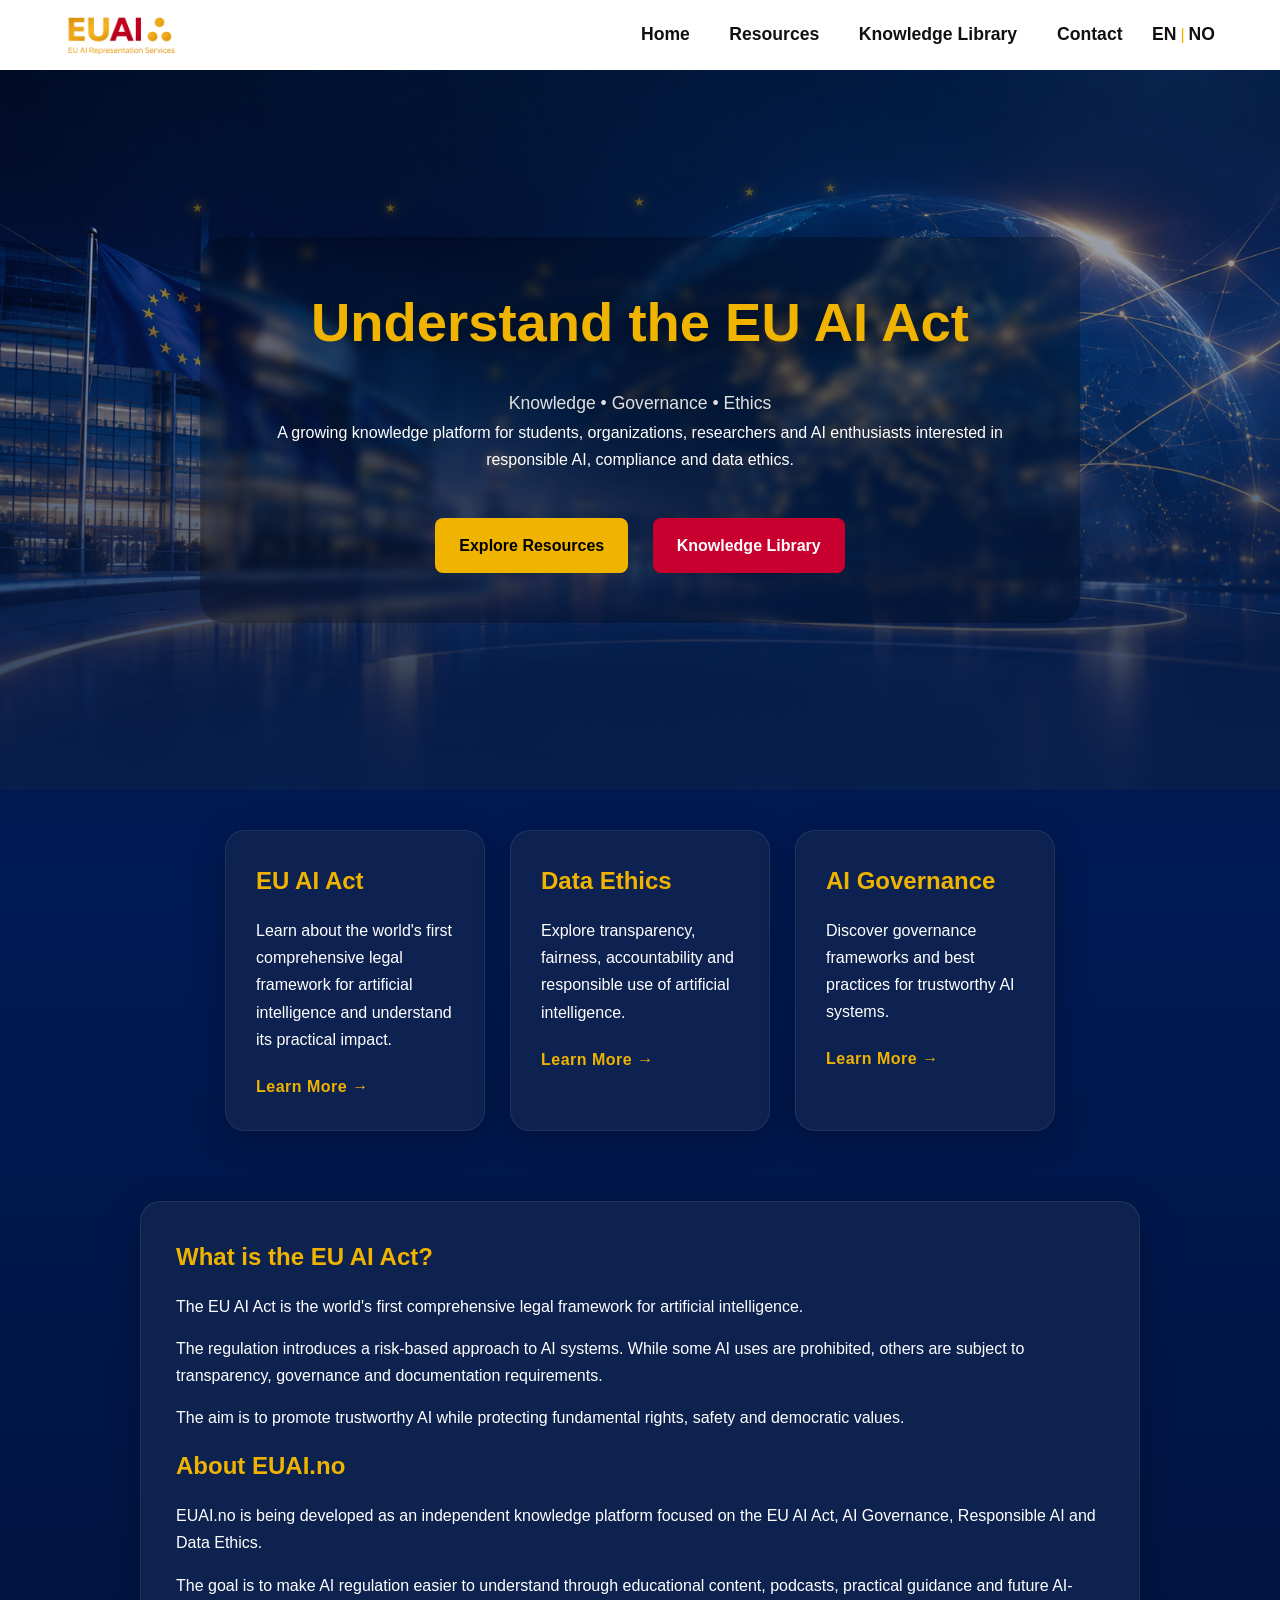
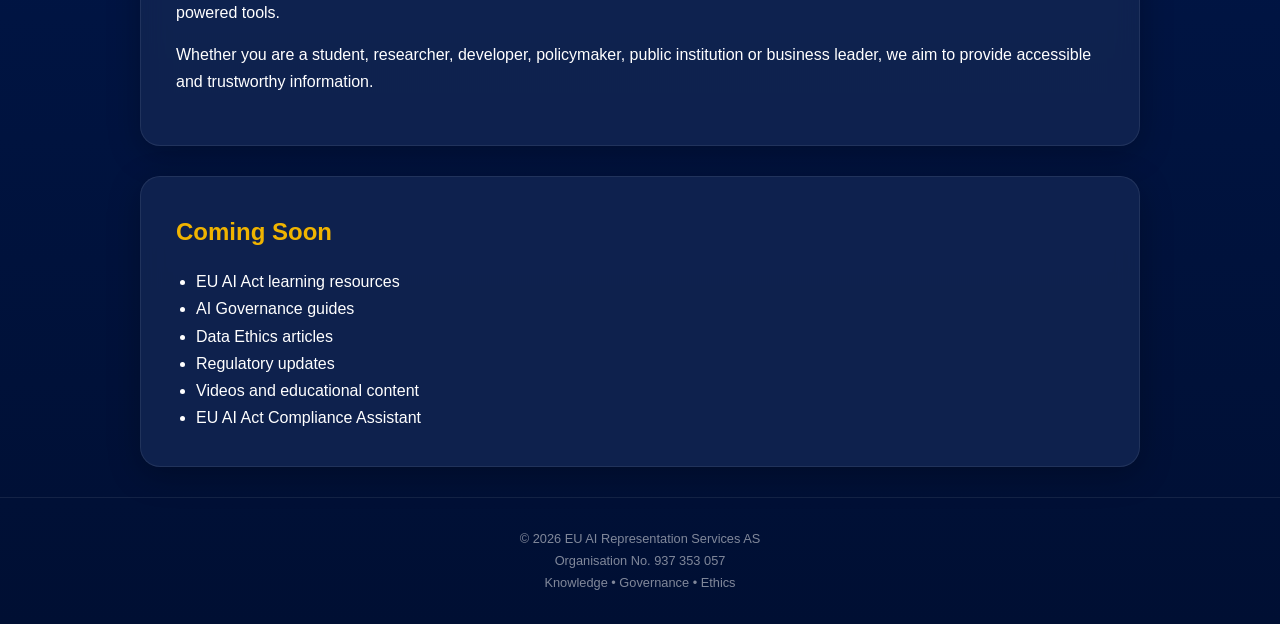
<file: index.html>
<!DOCTYPE html>
<html lang="en">

<head>
    <meta charset="UTF-8">
    <meta name="viewport" content="width=device-width, initial-scale=1.0">
    <title>EUAI - Understanding the EU AI Act</title>

    <link rel="stylesheet" href="style.css">
    <link rel="icon"
        type="image/png"
        href="images/favicon.png">
</head>

<body>

    <nav>
        <div class="nav-container">

            <div class="brand">
                <a href="index.html">
                    <img src="images/Logo.png"
                     alt="EUAI Logo"
                     class="nav-logo">
                </a>
            </div>

            <div class="menu">

                <a href="index.html">Home</a>

                <a href="resources.html">Resources</a>

                <a href="knowledge-library.html">
                    Knowledge Library
                </a>

                <a href="contact.html">Contact</a>

                <span class="language-switch">
                 <a href="index.html">EN</a>
                 <span class="separator">|</span>
                 <a href="index-no.html">NO</a>
                </span>

            </div> 

        </div>
    </nav>

    <header class="hero">

        <div id="particles"></div>
        
        <div class="hero-content">

            <h1>Understand the EU AI Act</h1>

            <p class="subtitle">
                Knowledge • Governance • Ethics
            </p>

            <p>
                A growing knowledge platform for students, organizations,
                researchers and AI enthusiasts interested in responsible AI,
                compliance and data ethics.
            </p>

            <div class="hero-buttons">

                <a href="resources.html" class="btn-primary">
                    Explore Resources
                </a>

                <a href="knowledge-library.html" class="btn-secondary">
                    Knowledge Library
                </a>

            </div>

        </div>

    </header>

<section class="cards">

    <a href="eu-ai-act.html" class="card-link">
        <div class="card">
            <h2>EU AI Act</h2>
            <p>
                Learn about the world's first comprehensive legal framework
                for artificial intelligence and understand its practical impact.
            </p>
            <p class="read-more">
                Learn More →
            </p>
        </div>
    </a>

    <a href="data-ethics.html" class="card-link">
        <div class="card">
            <h2>Data Ethics</h2>
            <p>
                Explore transparency, fairness, accountability and responsible
                use of artificial intelligence.
            </p>
            <p class="read-more">
                Learn More →
            </p>
        </div>
    </a>
    <a href="ai-governance.html" class="card-link">
        <div class="card">
            <h2>AI Governance</h2>
            <p>
                Discover governance frameworks and best practices for
                trustworthy AI systems.
            </p>
            <p class="read-more">
                Learn More →
            </p>
        </div>
    </a>
    </section>

    <section class="content">

        <h2>What is the EU AI Act?</h2>

        <p>
            The EU AI Act is the world's first comprehensive legal framework
            for artificial intelligence.
        </p>

        <p>
            The regulation introduces a risk-based approach to AI systems.
            While some AI uses are prohibited, others are subject to
            transparency, governance and documentation requirements.
        </p>

        <p>
            The aim is to promote trustworthy AI while protecting
            fundamental rights, safety and democratic values.
        </p>



        <h2>About EUAI.no</h2>

        <p>
            EUAI.no is being developed as an independent knowledge platform focused
            on the EU AI Act, AI Governance, Responsible AI and Data Ethics.
        </p>

        <p>
            The goal is to make AI regulation easier to understand through
            educational content, podcasts, practical guidance and future
            AI-powered tools.
        </p>

        <p>
            Whether you are a student, researcher, developer, policymaker,
            public institution or business leader, we aim to provide
            accessible and trustworthy information.
        </p>

    </section>

    <section class="content">

        <h2>Coming Soon</h2>

        <ul>
            <li>EU AI Act learning resources</li>
            <li>AI Governance guides</li>
            <li>Data Ethics articles</li>
            <li>Regulatory updates</li>
            <li>Videos and educational content</li>
            <li>EU AI Act Compliance Assistant</li>
        </ul>

    </section>

    <footer>
        <p>© 2026 EU AI Representation Services AS</p>
        <p>Organisation No. 937 353 057</p>
        <p>Knowledge • Governance • Ethics</p>
    </footer>

<script>

const container =
document.getElementById("particles");

for (let i = 0; i < 23; i++){

    const particle =
    document.createElement("div");

    particle.classList.add("particle");
    particle.innerHTML = "★";

    particle.style.left =
        (14 + Math.random() * 68) + "%";

    particle.style.top =
        (10 + Math.random() * 50) + "%";

    particle.style.animationDuration =
        (6 + Math.random() * 10) + "s";

    particle.style.animationDelay =
        Math.random() * 5 + "s";

    container.appendChild(particle);
}

</script>

</body>

</html>
</file>
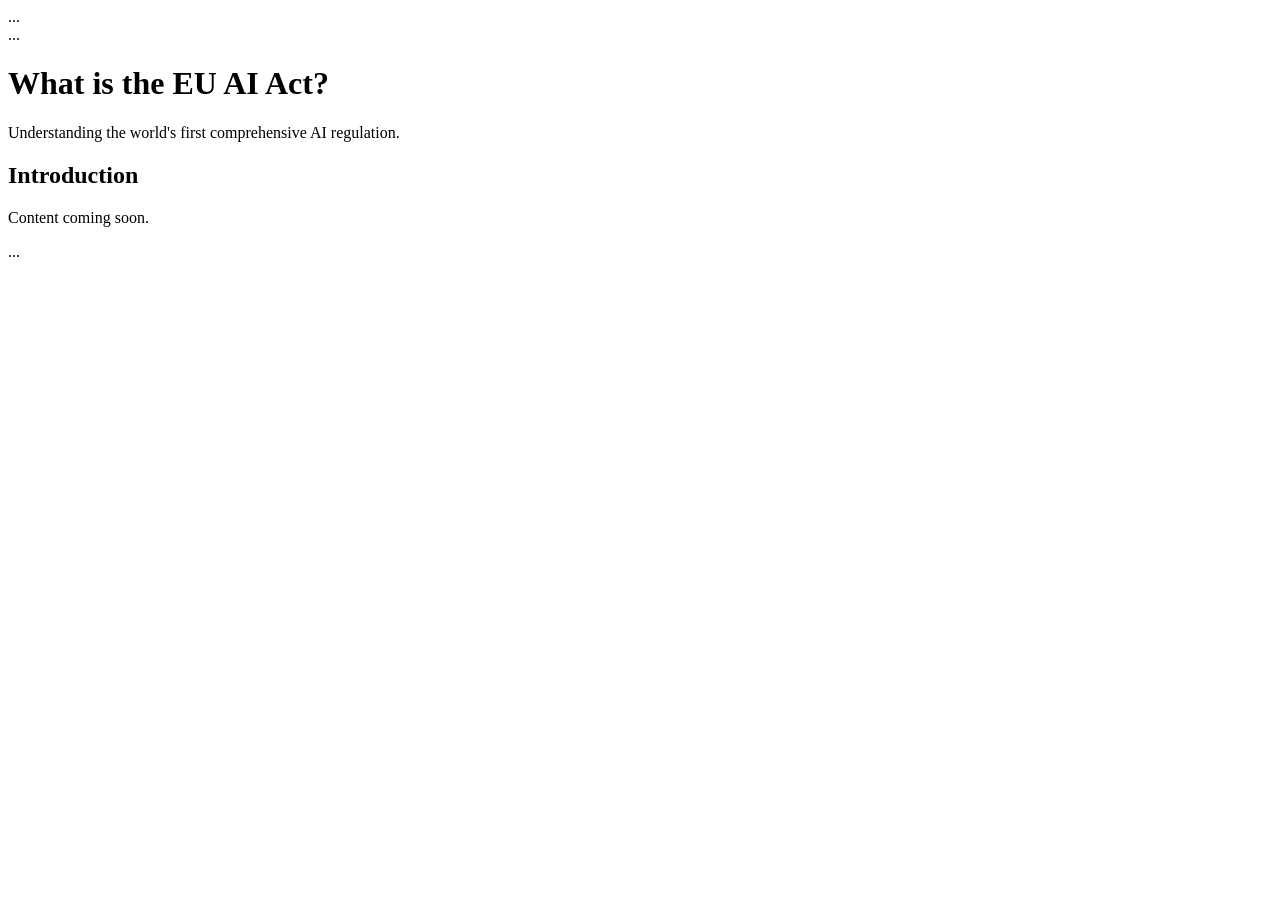
<file: ai-governance.html>
<!DOCTYPE html>
<html lang="en">

<head>
    ...
</head>

<body>

<nav>
...
</nav>

<header class="hero resources-hero">

    <div id="particles"></div>

    <div class="hero-content">

        <h1>What is the EU AI Act?</h1>

        <p class="subtitle">
            Understanding the world's first
            comprehensive AI regulation.
        </p>

    </div>

</header>

<section class="content">

    <h2>Introduction</h2>

    <p>
        Content coming soon.
    </p>

</section>

<footer>
...
</footer>

</body>

</html>
</file>
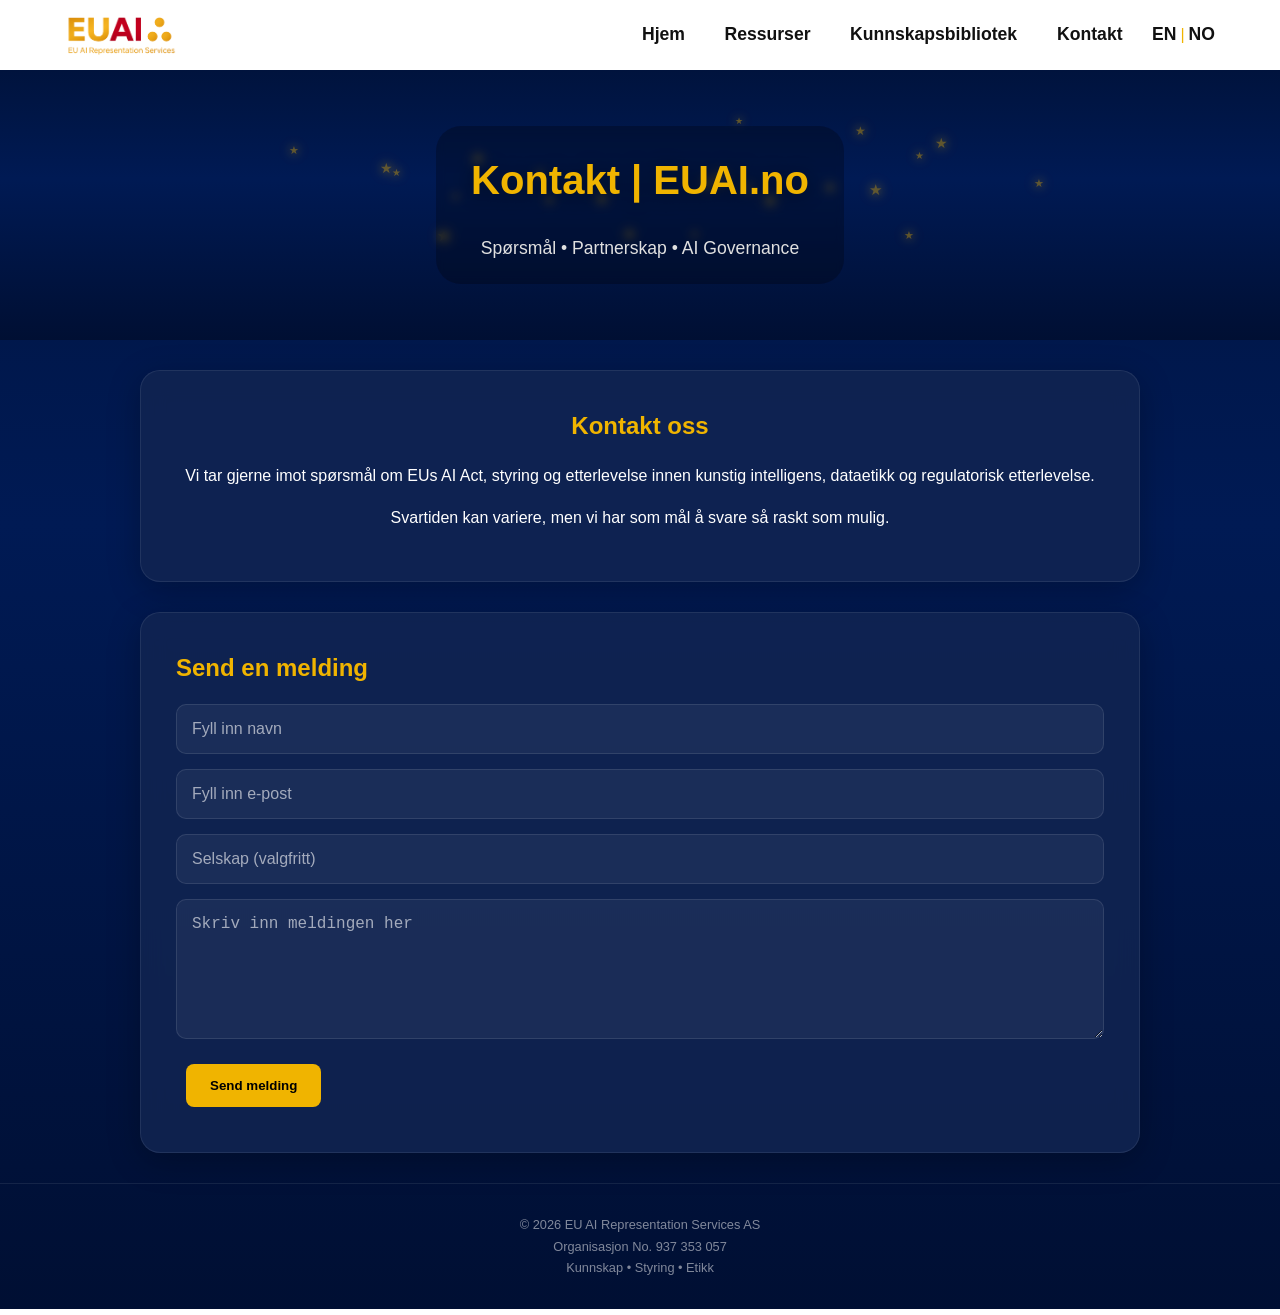
<file: contact-no.html>
<!DOCTYPE html>
<html lang="no">

<head>
    <meta charset="UTF-8">
    <meta name="viewport" content="width=device-width, initial-scale=1.0">

    <title>Kontakt | EUAI</title>

    <link rel="stylesheet" href="style.css">
    <link rel="icon"
        type="image/png"
        href="images/favicon.png">
</head>

<body>

    <nav>

    <div class="nav-container">

        <div class="brand">

            <a href="index-no.html">

                <img src="images/Logo.png"
                     alt="EUAI Logo"
                     class="nav-logo">

            </a>

        </div>

        <div class="menu">

            <a href="index-no.html">Hjem</a>

            <a href="resources-no.html">Ressurser</a>

            <a href="knowledge-library-no.html">
                Kunnskapsbibliotek
            </a>

            <a href="contact-no.html">Kontakt</a>

            <span class="language-switch">

                <a href="contact.html">EN</a>

                <span class="separator">|</span>

                <a href="contact-no.html">NO</a>

            </span>

        </div>

    </div>

</nav>

<header class="hero resources-hero">

    <div id="particles"></div>

    <div class="hero-content">

        <h1>Kontakt | EUAI.no</h1>

        <p class="subtitle">
            Spørsmål • Partnerskap • AI Governance
        </p>

    </div>

</header>

<section class="content content-center">

    <h2>Kontakt oss</h2>

    <p>
        Vi tar gjerne imot spørsmål om EUs AI Act,
        styring og etterlevelse innen kunstig intelligens,
        dataetikk og regulatorisk etterlevelse.
    </p>

    <p>
        Svartiden kan variere,
        men vi har som mål å svare så raskt som mulig.
    </p>

</section>

<section class="content">

    <h2>Send en melding</h2>

    <form action="https://formsubmit.co/contact@euai.no" method="POST">

        <input type="hidden"
               name="_subject"
               value="New message from EUAI website">

        <input type="hidden"
               name="_captcha"
               value="true">

        <input type="hidden"
               name="_next"
               value="https://euai.no/contact.html">

        <input type="text"
               name="name"
               placeholder="Fyll inn navn"
               required>

        <input type="email"
               name="email"
               placeholder="Fyll inn e-post "
               required>

        <input type="text"
               name="company"
               placeholder="Selskap (valgfritt)">

        <textarea
            name="message"
            rows="6"
            placeholder="Skriv inn meldingen her"
            required></textarea>

        <button type="submit" class="btn-primary">
            Send melding
        </button>

    </form>

</section>

<footer>
    <p>© 2026 EU AI Representation Services AS</p>
    <p>Organisasjon No. 937 353 057</p>
    <p>Kunnskap • Styring • Etikk</p>
</footer>

<script>

const container =
document.getElementById("particles");

for (let i = 0; i < 23; i++) {

    const particle =
    document.createElement("div");

    particle.classList.add("particle");

    particle.innerHTML = "★";

    particle.style.fontSize =
        (8 + Math.random() * 8) + "px";

    particle.style.left =
        (14 + Math.random() * 68) + "%";

    particle.style.top =
        (10 + Math.random() * 50) + "%";

    particle.style.animationDuration =
        (6 + Math.random() * 10) + "s";

    particle.style.animationDelay =
        Math.random() * 5 + "s";

    container.appendChild(particle);
}

</script>


</body>

</html>
</file>
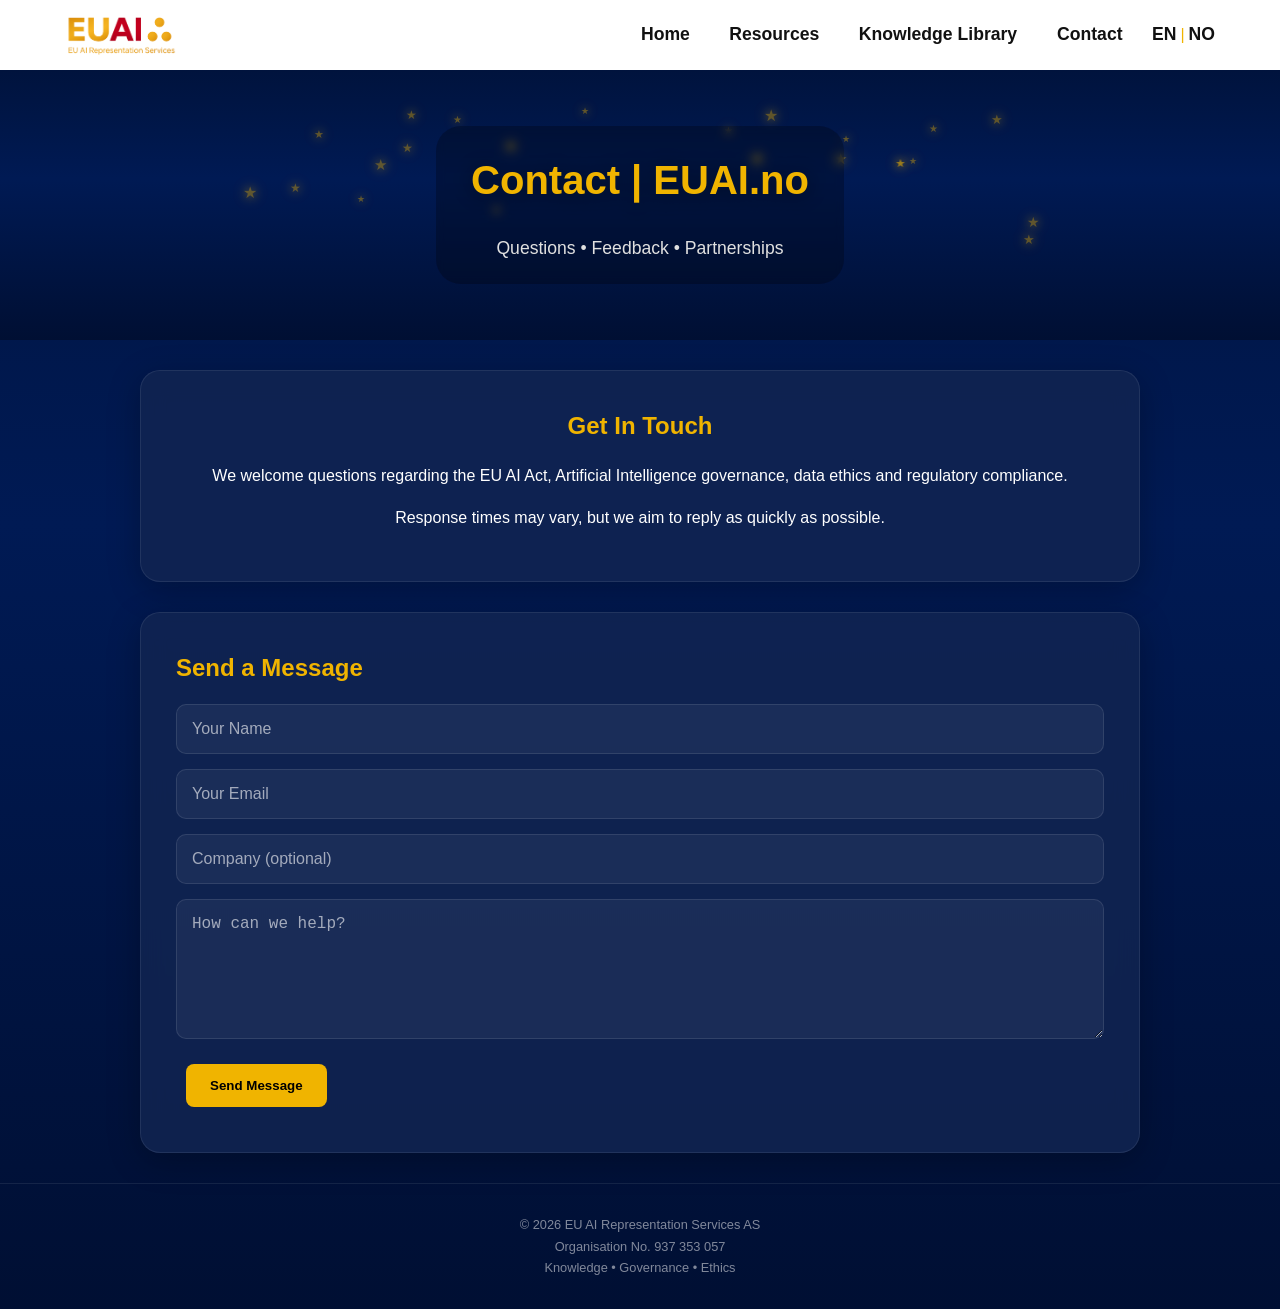
<file: contact.html>
<!DOCTYPE html>
<html lang="en">

<head>
    <meta charset="UTF-8">
    <meta name="viewport" content="width=device-width, initial-scale=1.0">

    <title>Contact | EUAI</title>

    <link rel="stylesheet" href="style.css">
    <link rel="icon"
        type="image/png"
        href="images/favicon.png">
</head>

<body>

<nav>

    <div class="nav-container">

        <div class="brand">

            <a href="index.html">

                <img src="images/Logo.png"
                     alt="EUAI Logo"
                     class="nav-logo">

            </a>

        </div>

        <div class="menu">

            <a href="index.html">Home</a>

            <a href="resources.html">Resources</a>

            <a href="knowledge-library.html">
                Knowledge Library
            </a>

            <a href="contact.html">Contact</a>

            <span class="language-switch">

                <a href="contact.html">EN</a>

                <span class="separator">|</span>

                <a href="contact-no.html">NO</a>

            </span>

        </div>

    </div>

</nav>

<header class="hero resources-hero">

    <div id="particles"></div>

    <div class="hero-content">

        <h1>Contact | EUAI.no</h1>

        <p class="subtitle">
            Questions • Feedback • Partnerships
        </p>

    </div>

</header>

<section class="content content-center">

    <h2>Get In Touch</h2>

    <p>
        We welcome questions regarding the EU AI Act,
        Artificial Intelligence governance, data ethics
        and regulatory compliance.
    </p>

    <p>
        Response times may vary, but we aim to reply
        as quickly as possible.
    </p>

</section>

<section class="content">

    <h2>Send a Message</h2>

    <form action="https://formsubmit.co/contact@euai.no" method="POST">

        <input type="hidden"
               name="_subject"
               value="New message from EUAI website">

        <input type="hidden"
               name="_captcha"
               value="true">

        <input type="hidden"
               name="_next"
               value="https://euai.no/contact.html">

        <input type="text"
               name="name"
               placeholder="Your Name"
               required>

        <input type="email"
               name="email"
               placeholder="Your Email"
               required>

        <input type="text"
               name="company"
               placeholder="Company (optional)">

        <textarea
            name="message"
            rows="6"
            placeholder="How can we help?"
            required></textarea>

        <button type="submit" class="btn-primary">
            Send Message
        </button>

    </form>

</section>

<footer>
    <p>© 2026 EU AI Representation Services AS</p>
    <p>Organisation No. 937 353 057</p>
    <p>Knowledge • Governance • Ethics</p>
</footer>

<script>

const container =
document.getElementById("particles");

for (let i = 0; i < 23; i++) {

    const particle =
    document.createElement("div");

    particle.classList.add("particle");

    particle.innerHTML = "★";

    particle.style.fontSize =
        (8 + Math.random() * 8) + "px";

    particle.style.left =
        (14 + Math.random() * 68) + "%";

    particle.style.top =
        (10 + Math.random() * 50) + "%";

    particle.style.animationDuration =
        (6 + Math.random() * 10) + "s";

    particle.style.animationDelay =
        Math.random() * 5 + "s";

    container.appendChild(particle);
}

</script>


</body>

</html>
</file>
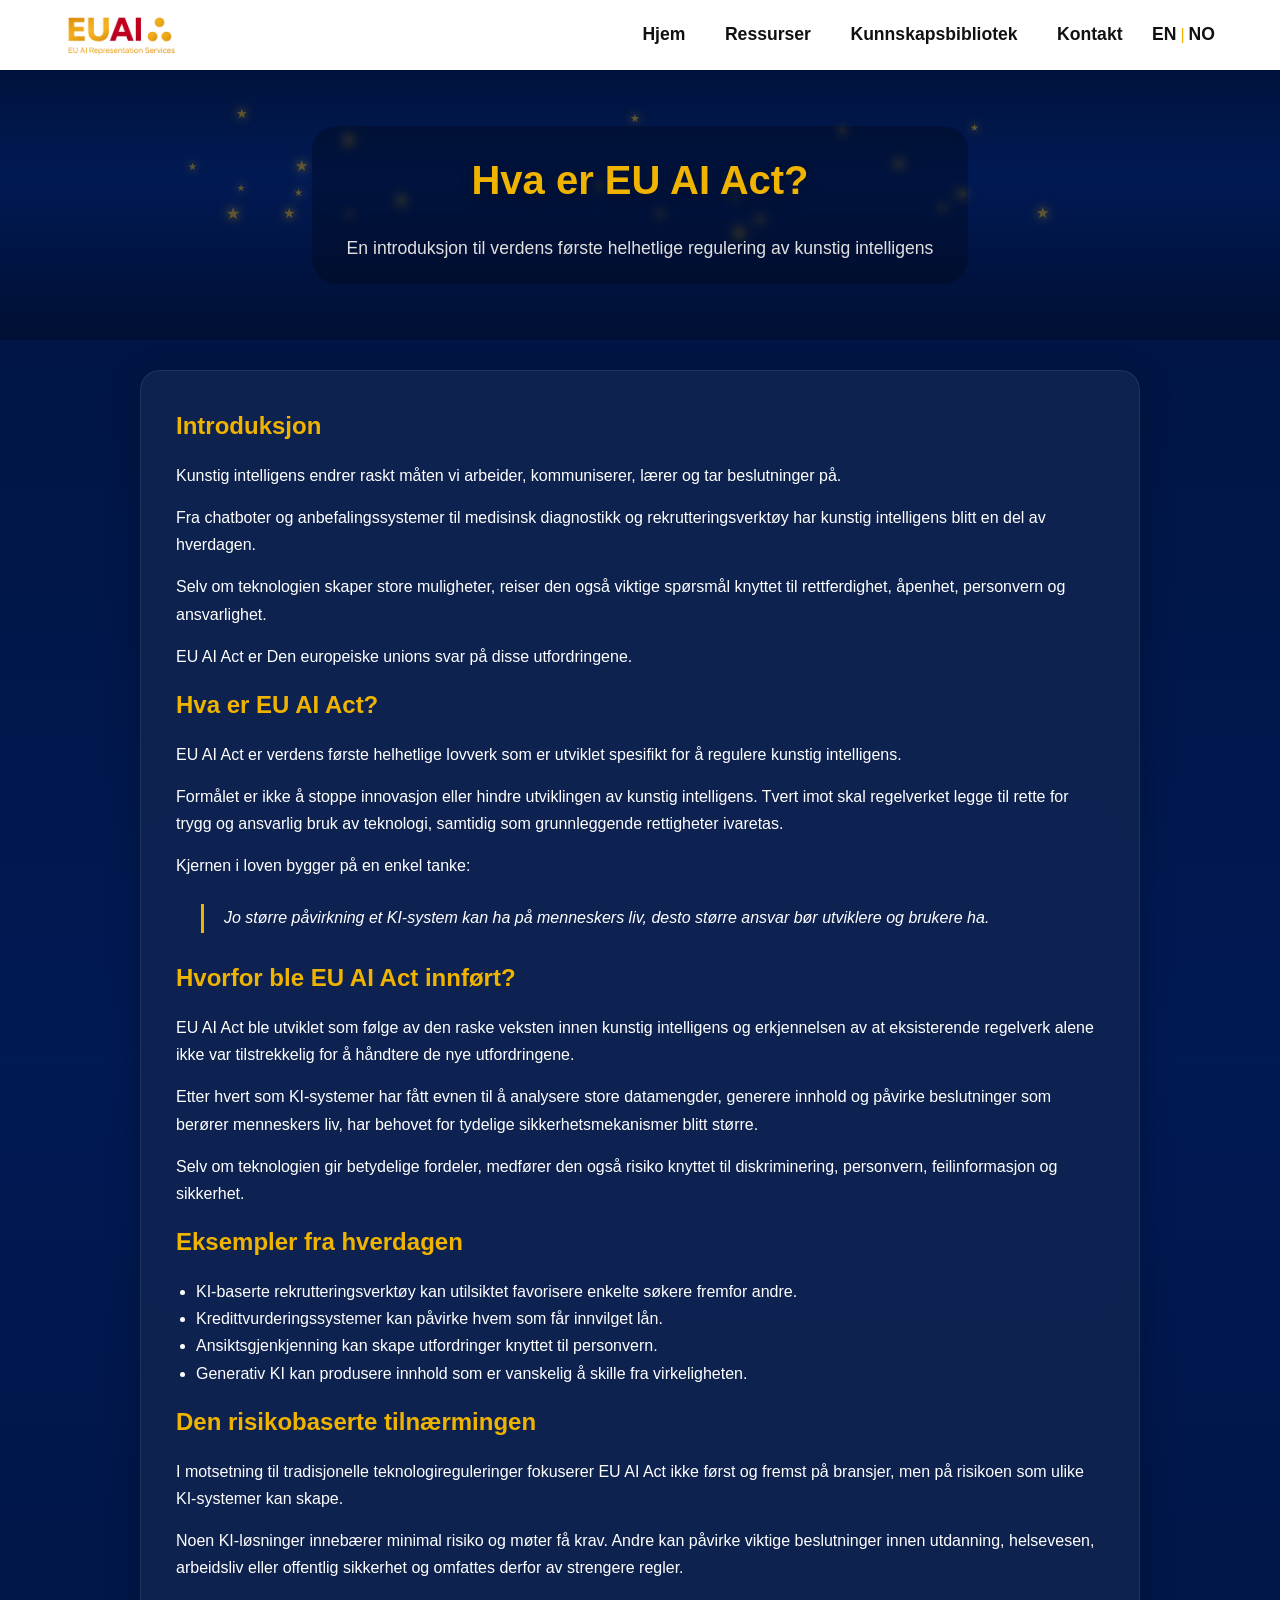
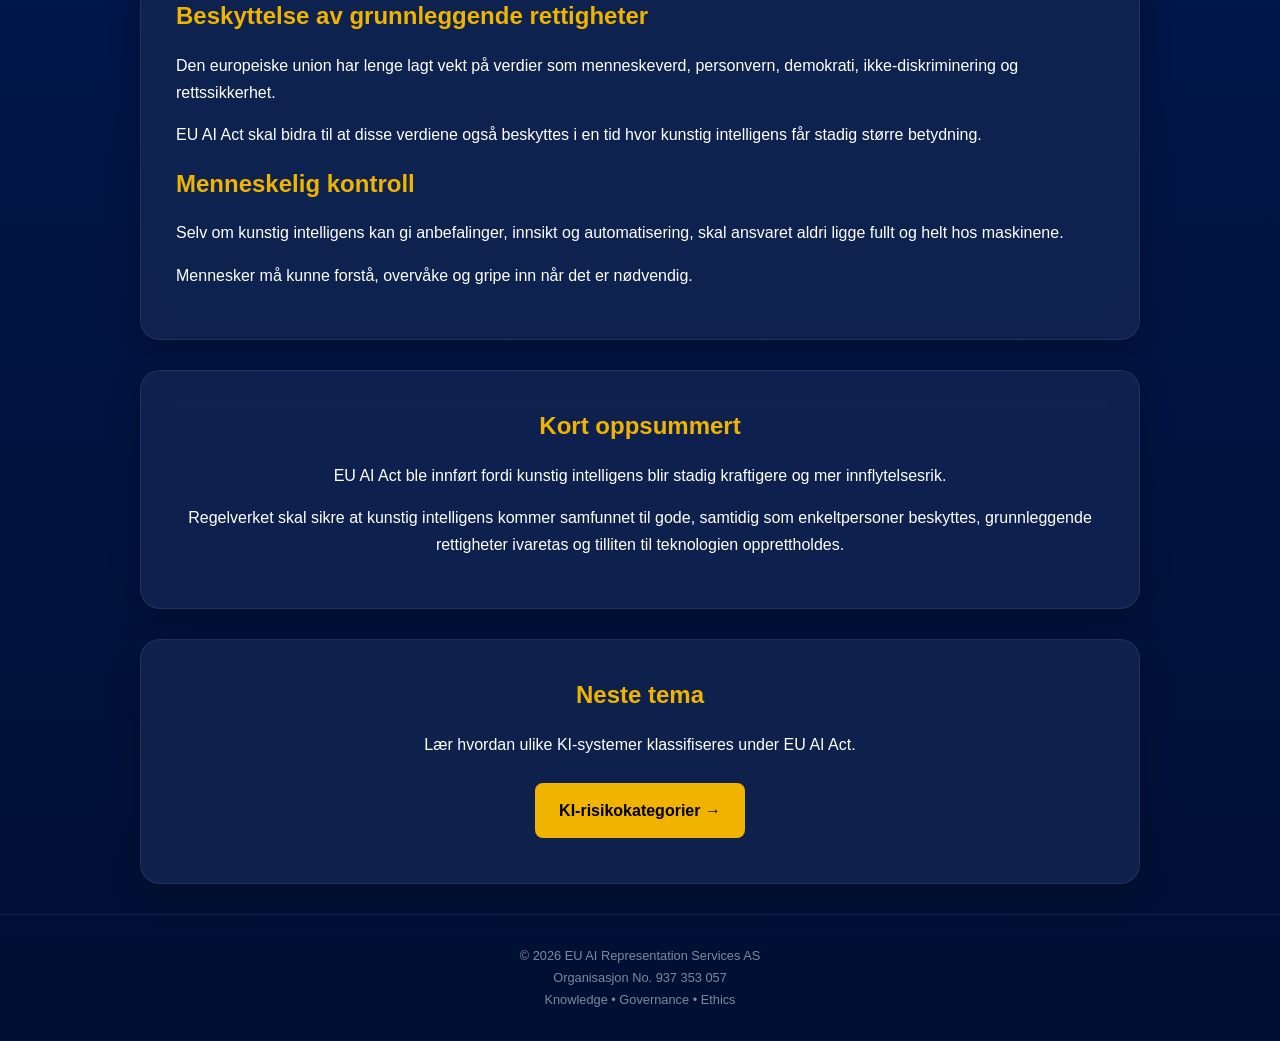
<file: eu-ai-act-no.html>
<!DOCTYPE html>
<html lang="no">

<head>
    <meta charset="UTF-8">
    <meta name="viewport" content="width=device-width, initial-scale=1.0">

    <title>Hva er EU AI Act?</title>

    <link rel="stylesheet" href="style.css">
    <link rel="icon"
        type="image/png"
        href="images/favicon.png">
</head>

<body>
    <nav>
        <div class="nav-container">

            <div class="brand">
                <a href="index-no.html">
                    <img src="images/Logo.png"
                     alt="EUAI Logo"
                     class="nav-logo">
                </a>
            </div>

            <div class="menu">

                <a href="index-no.html">Hjem</a>

                <a href="resources-no.html">Ressurser</a>

                <a href="knowledge-library-no.html">Kunnskapsbibliotek</a>

                <a href="contact-no.html">Kontakt</a>

                <span class="language-switch">
                 <a href="eu-ai-act.html">EN</a>
                 <span class="separator">|</span>
                 <a href="eu-ai-act-no.html">NO</a>
                </span>

            </div> 

        </div>
    </nav>
<header class="hero resources-hero">

    <div id="particles"></div>

    <div class="hero-content">

        <h1>Hva er EU AI Act?</h1>

        <p class="subtitle">
            En introduksjon til verdens første helhetlige regulering av kunstig intelligens
        </p>

    </div>

</header>


<section class="content">

    <h2>Introduksjon</h2>

    <p>
        Kunstig intelligens endrer raskt måten vi arbeider,
        kommuniserer, lærer og tar beslutninger på.
    </p>

    <p>
        Fra chatboter og anbefalingssystemer til medisinsk
        diagnostikk og rekrutteringsverktøy har kunstig intelligens
        blitt en del av hverdagen.
    </p>

    <p>
        Selv om teknologien skaper store muligheter,
        reiser den også viktige spørsmål knyttet til
        rettferdighet, åpenhet, personvern og ansvarlighet.
    </p>

    <p>
        EU AI Act er Den europeiske unions svar på disse utfordringene.
    </p>


<h2>Hva er EU AI Act?</h2>

<p>
    EU AI Act er verdens første helhetlige lovverk som er
    utviklet spesifikt for å regulere kunstig intelligens.
</p>

<p>
    Formålet er ikke å stoppe innovasjon eller hindre utviklingen
    av kunstig intelligens. Tvert imot skal regelverket legge til rette
    for trygg og ansvarlig bruk av teknologi, samtidig som grunnleggende
    rettigheter ivaretas.
</p>

<p>
    Kjernen i loven bygger på en enkel tanke:
</p>

<blockquote>
    Jo større påvirkning et KI-system kan ha på menneskers liv,
    desto større ansvar bør utviklere og brukere ha.
</blockquote>

    <h2>Hvorfor ble EU AI Act innført?</h2>

    <p>
        EU AI Act ble utviklet som følge av den raske veksten innen
        kunstig intelligens og erkjennelsen av at eksisterende regelverk
        alene ikke var tilstrekkelig for å håndtere de nye utfordringene.
    </p>

    <p>
        Etter hvert som KI-systemer har fått evnen til å analysere store
        datamengder, generere innhold og påvirke beslutninger som berører
        menneskers liv, har behovet for tydelige sikkerhetsmekanismer blitt større.
    </p>
    <p>
        Selv om teknologien gir betydelige fordeler,
        medfører den også risiko knyttet til diskriminering,
        personvern, feilinformasjon og sikkerhet.
    </p>
    
    <h2>Eksempler fra hverdagen</h2>

    <ul>

        <li>
            KI-baserte rekrutteringsverktøy kan utilsiktet favorisere
            enkelte søkere fremfor andre.
        </li>

        <li>
            Kredittvurderingssystemer kan påvirke hvem som får innvilget lån.
        </li>

        <li>
            Ansiktsgjenkjenning kan skape utfordringer knyttet til personvern.
        </li>

        <li>
            Generativ KI kan produsere innhold som er vanskelig å skille fra virkeligheten.
        </li>

    </ul>
    <p></p>

    <h2>Den risikobaserte tilnærmingen</h2>

    <p>
        I motsetning til tradisjonelle teknologireguleringer fokuserer
        EU AI Act ikke først og fremst på bransjer, men på risikoen som
        ulike KI-systemer kan skape.
    </p>

    <p>
        Noen KI-løsninger innebærer minimal risiko og møter få krav.
        Andre kan påvirke viktige beslutninger innen utdanning,
        helsevesen, arbeidsliv eller offentlig sikkerhet og omfattes
        derfor av strengere regler.
    </p>

    <h2>Beskyttelse av grunnleggende rettigheter</h2>

    <p>
        Den europeiske union har lenge lagt vekt på verdier som
        menneskeverd, personvern, demokrati, ikke-diskriminering
        og rettssikkerhet.
    </p>

    <p>
        EU AI Act skal bidra til at disse verdiene også beskyttes
        i en tid hvor kunstig intelligens får stadig større betydning.
    </p>


    <h2>Menneskelig kontroll</h2>

    <p>
        Selv om kunstig intelligens kan gi anbefalinger,
        innsikt og automatisering, skal ansvaret aldri ligge
        fullt og helt hos maskinene.
    </p>

    <p>
        Mennesker må kunne forstå, overvåke og gripe inn
        når det er nødvendig.
    </p>
</section>

<section class="content content-center">
    <h2>Kort oppsummert</h2>

    <p>
        EU AI Act ble innført fordi kunstig intelligens blir stadig
        kraftigere og mer innflytelsesrik.
    </p>

    <p>
        Regelverket skal sikre at kunstig intelligens kommer samfunnet til gode,
        samtidig som enkeltpersoner beskyttes, grunnleggende rettigheter ivaretas
        og tilliten til teknologien opprettholdes.
    </p>

</section>

<section class="content content-center">

    <h2>Neste tema</h2>

    <p>
        Lær hvordan ulike KI-systemer klassifiseres under EU AI Act.
    </p>

    <a href="risk-categories-no.html"
       class="btn-primary">

        KI-risikokategorier →

    </a>

</section>

<footer>
    <p>© 2026 EU AI Representation Services AS</p>
    <p>Organisasjon No. 937 353 057</p>
    <p>Knowledge • Governance • Ethics</p>
</footer>

<script>

const container =
document.getElementById("particles");

for (let i = 0; i < 23; i++) {

    const particle =
    document.createElement("div");

    particle.classList.add("particle");

    particle.innerHTML = "★";

    particle.style.fontSize =
        (8 + Math.random() * 8) + "px";

    particle.style.left =
        (14 + Math.random() * 68) + "%";

    particle.style.top =
        (10 + Math.random() * 50) + "%";

    particle.style.animationDuration =
        (6 + Math.random() * 10) + "s";

    particle.style.animationDelay =
        Math.random() * 5 + "s";

    container.appendChild(particle);
}

</script>

</body>

</html>
</file>
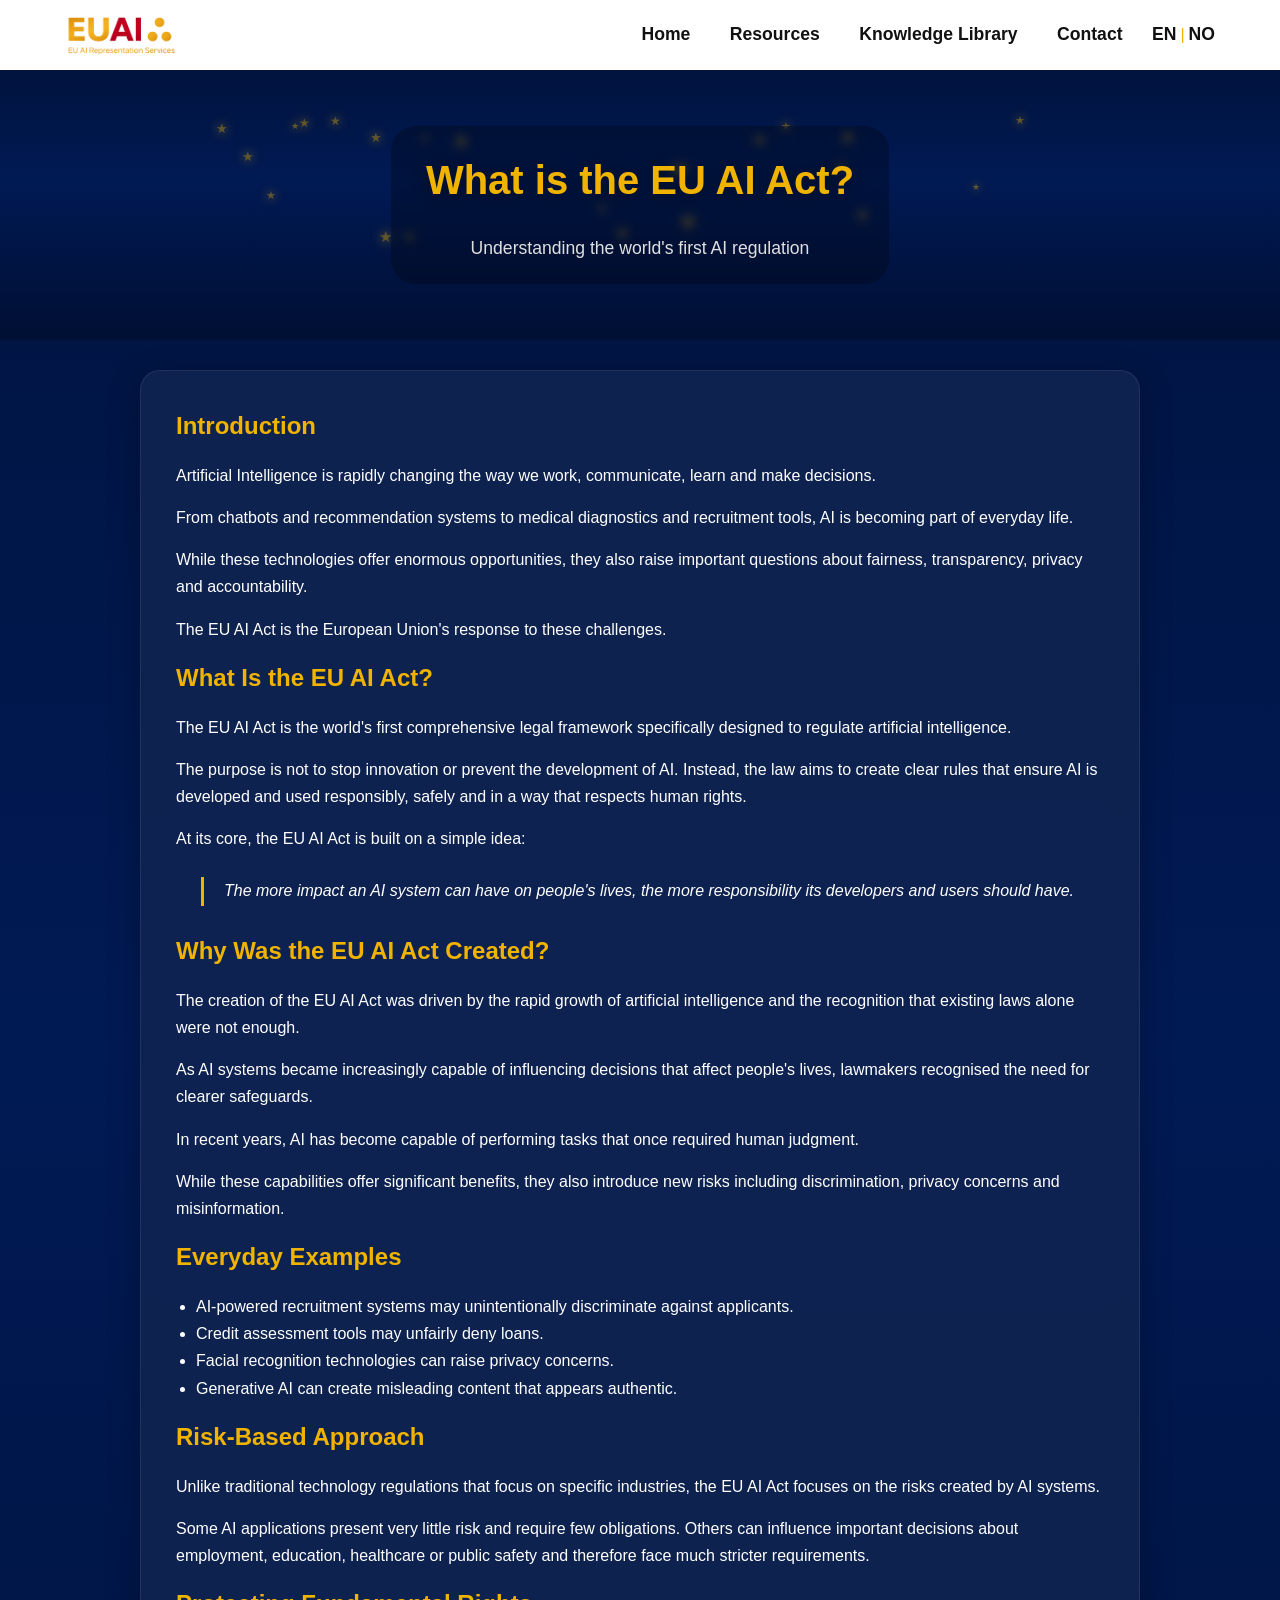
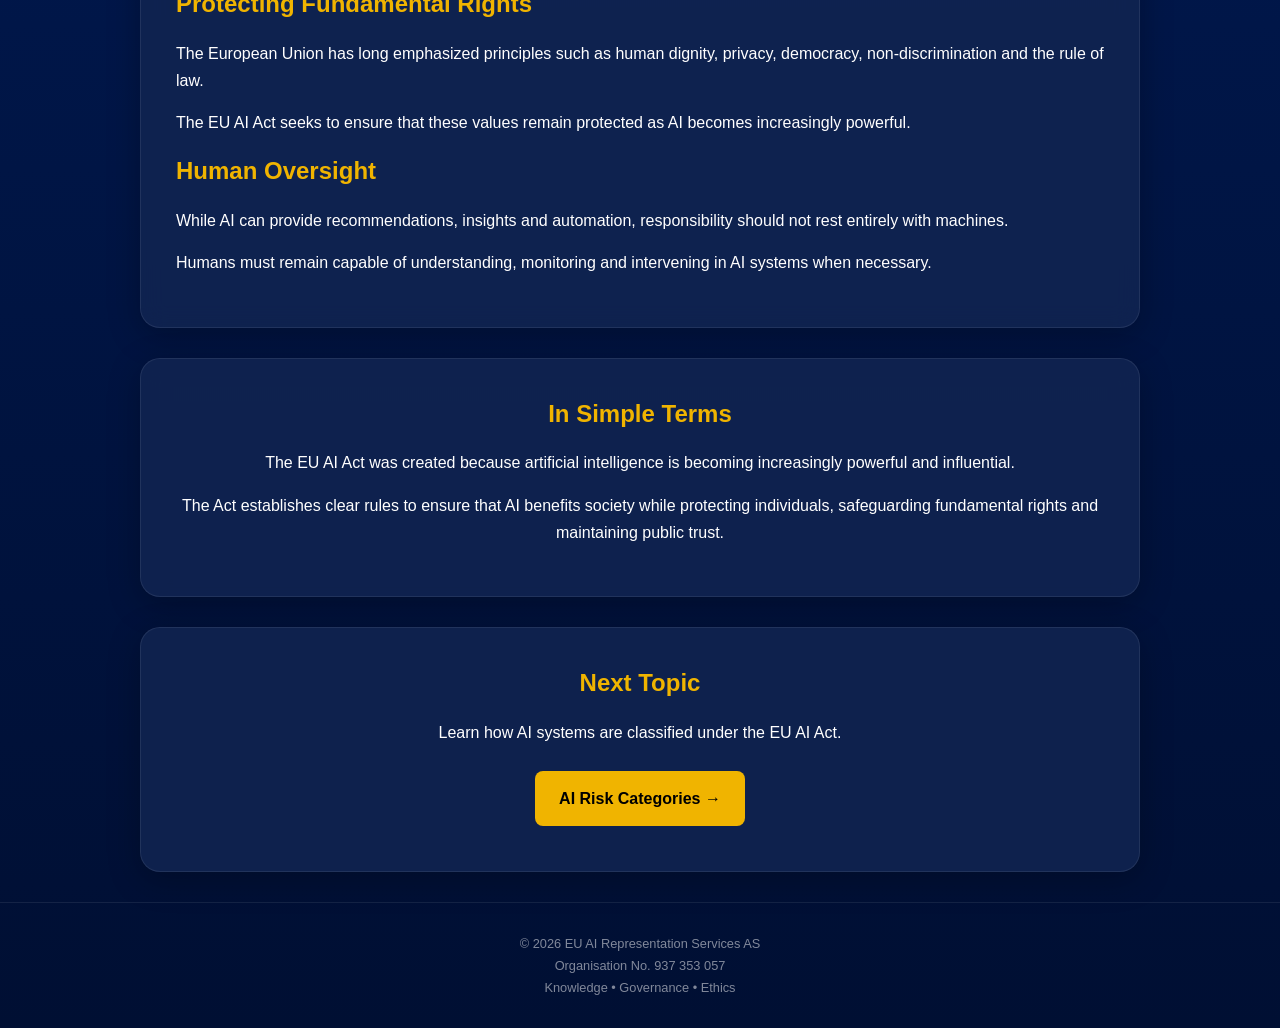
<file: eu-ai-act.html>
<!DOCTYPE html>
<html lang="en">

<head>
    <meta charset="UTF-8">
    <meta name="viewport" content="width=device-width, initial-scale=1.0">

    <title>What is the EU AI Act?</title>

    <link rel="stylesheet" href="style.css">
    <link rel="icon"
        type="image/png"
        href="images/favicon.png">
</head>

<body>
    <nav>
        <div class="nav-container">

            <div class="brand">
                <a href="index.html">
                    <img src="images/Logo.png"
                     alt="EUAI Logo"
                     class="nav-logo">
                </a>
            </div>

            <div class="menu">

                <a href="index.html">Home</a>

                <a href="resources.html">Resources</a>

                <a href="knowledge-library.html">Knowledge Library</a>

                <a href="contact.html">Contact</a>

                <span class="language-switch">
                 <a href="eu-ai-act.html">EN</a>
                 <span class="separator">|</span>
                 <a href="eu-ai-act-no.html">NO</a>
                </span>

            </div> 

        </div>
    </nav>
<header class="hero resources-hero">

    <div id="particles"></div>

    <div class="hero-content">

        <h1>What is the EU AI Act?</h1>

        <p class="subtitle">
            Understanding the world's first AI regulation
        </p>

    </div>

</header>


<section class="content">

    <h2>Introduction</h2>

    <p>
        Artificial Intelligence is rapidly changing the way we work,
        communicate, learn and make decisions.
    </p>

    <p>
        From chatbots and recommendation systems to medical diagnostics
        and recruitment tools, AI is becoming part of everyday life.
    </p>

    <p>
        While these technologies offer enormous opportunities,
        they also raise important questions about fairness,
        transparency, privacy and accountability.
    </p>

    <p>
        The EU AI Act is the European Union's response
        to these challenges.
    </p>


<h2>What Is the EU AI Act?</h2>

<p>
    The EU AI Act is the world's first comprehensive legal
    framework specifically designed to regulate artificial intelligence.
</p>

<p>
    The purpose is not to stop innovation or prevent the development
    of AI. Instead, the law aims to create clear rules that ensure
    AI is developed and used responsibly, safely and in a way that
    respects human rights.
</p>

<p>
    At its core, the EU AI Act is built on a simple idea:
</p>

<blockquote>
    The more impact an AI system can have on people's lives,
    the more responsibility its developers and users should have.
</blockquote>

    <h2>Why Was the EU AI Act Created?</h2>

    <p>
        The creation of the EU AI Act was driven by the rapid
        growth of artificial intelligence and the recognition
        that existing laws alone were not enough.
    </p>

    <p>
        As AI systems became increasingly capable of influencing
        decisions that affect people's lives, lawmakers recognised
        the need for clearer safeguards.
    </p>
    <p>
        In recent years, AI has become capable of performing
        tasks that once required human judgment.
    </p>

    <p>
       While these capabilities offer significant benefits,
       they also introduce new risks including discrimination,
       privacy concerns and misinformation.
    </p>
    
    <h2>Everyday Examples</h2>

    <ul>

        <li>
            AI-powered recruitment systems may unintentionally
            discriminate against applicants.
        </li>

        <li>
            Credit assessment tools may unfairly deny loans.
        </li>

        <li>
            Facial recognition technologies can raise privacy concerns.
        </li>

        <li>
            Generative AI can create misleading content
            that appears authentic.
        </li>

    </ul>
    <p></p>

    <h2>Risk-Based Approach</h2>

    <p>
        Unlike traditional technology regulations that focus on
        specific industries, the EU AI Act focuses on the risks
        created by AI systems.
    </p>

    <p>
        Some AI applications present very little risk and require
        few obligations. Others can influence important decisions
        about employment, education, healthcare or public safety
        and therefore face much stricter requirements.
    </p>

    <h2>Protecting Fundamental Rights</h2>

    <p>
        The European Union has long emphasized principles
        such as human dignity, privacy, democracy,
        non-discrimination and the rule of law.
    </p>

    <p>
        The EU AI Act seeks to ensure that these values
        remain protected as AI becomes increasingly powerful.
    </p>


    <h2>Human Oversight</h2>

    <p>
        While AI can provide recommendations,
        insights and automation,
        responsibility should not rest entirely with machines.
    </p>

    <p>
        Humans must remain capable of understanding,
        monitoring and intervening in AI systems
        when necessary.
    </p>
</section>

<section class="content content-center">
    <h2>In Simple Terms</h2>

    <p>
        The EU AI Act was created because artificial intelligence
        is becoming increasingly powerful and influential.
    </p>

    <p>
        The Act establishes clear rules to ensure that AI benefits
        society while protecting individuals, safeguarding
        fundamental rights and maintaining public trust.
    </p>

</section>

<section class="content content-center">

    <h2>Next Topic</h2>

    <p>
        Learn how AI systems are classified under the EU AI Act.
    </p>

    <a href="risk-categories.html"
       class="btn-primary">

        AI Risk Categories →

    </a>

</section>

<footer>
    <p>© 2026 EU AI Representation Services AS</p>
    <p>Organisation No. 937 353 057</p>
    <p>Knowledge • Governance • Ethics</p>
</footer>

<script>

const container =
document.getElementById("particles");

for (let i = 0; i < 23; i++) {

    const particle =
    document.createElement("div");

    particle.classList.add("particle");

    particle.innerHTML = "★";

    particle.style.fontSize =
        (8 + Math.random() * 8) + "px";

    particle.style.left =
        (14 + Math.random() * 68) + "%";

    particle.style.top =
        (10 + Math.random() * 50) + "%";

    particle.style.animationDuration =
        (6 + Math.random() * 10) + "s";

    particle.style.animationDelay =
        Math.random() * 5 + "s";

    container.appendChild(particle);
}

</script>

</body>

</html>
</file>
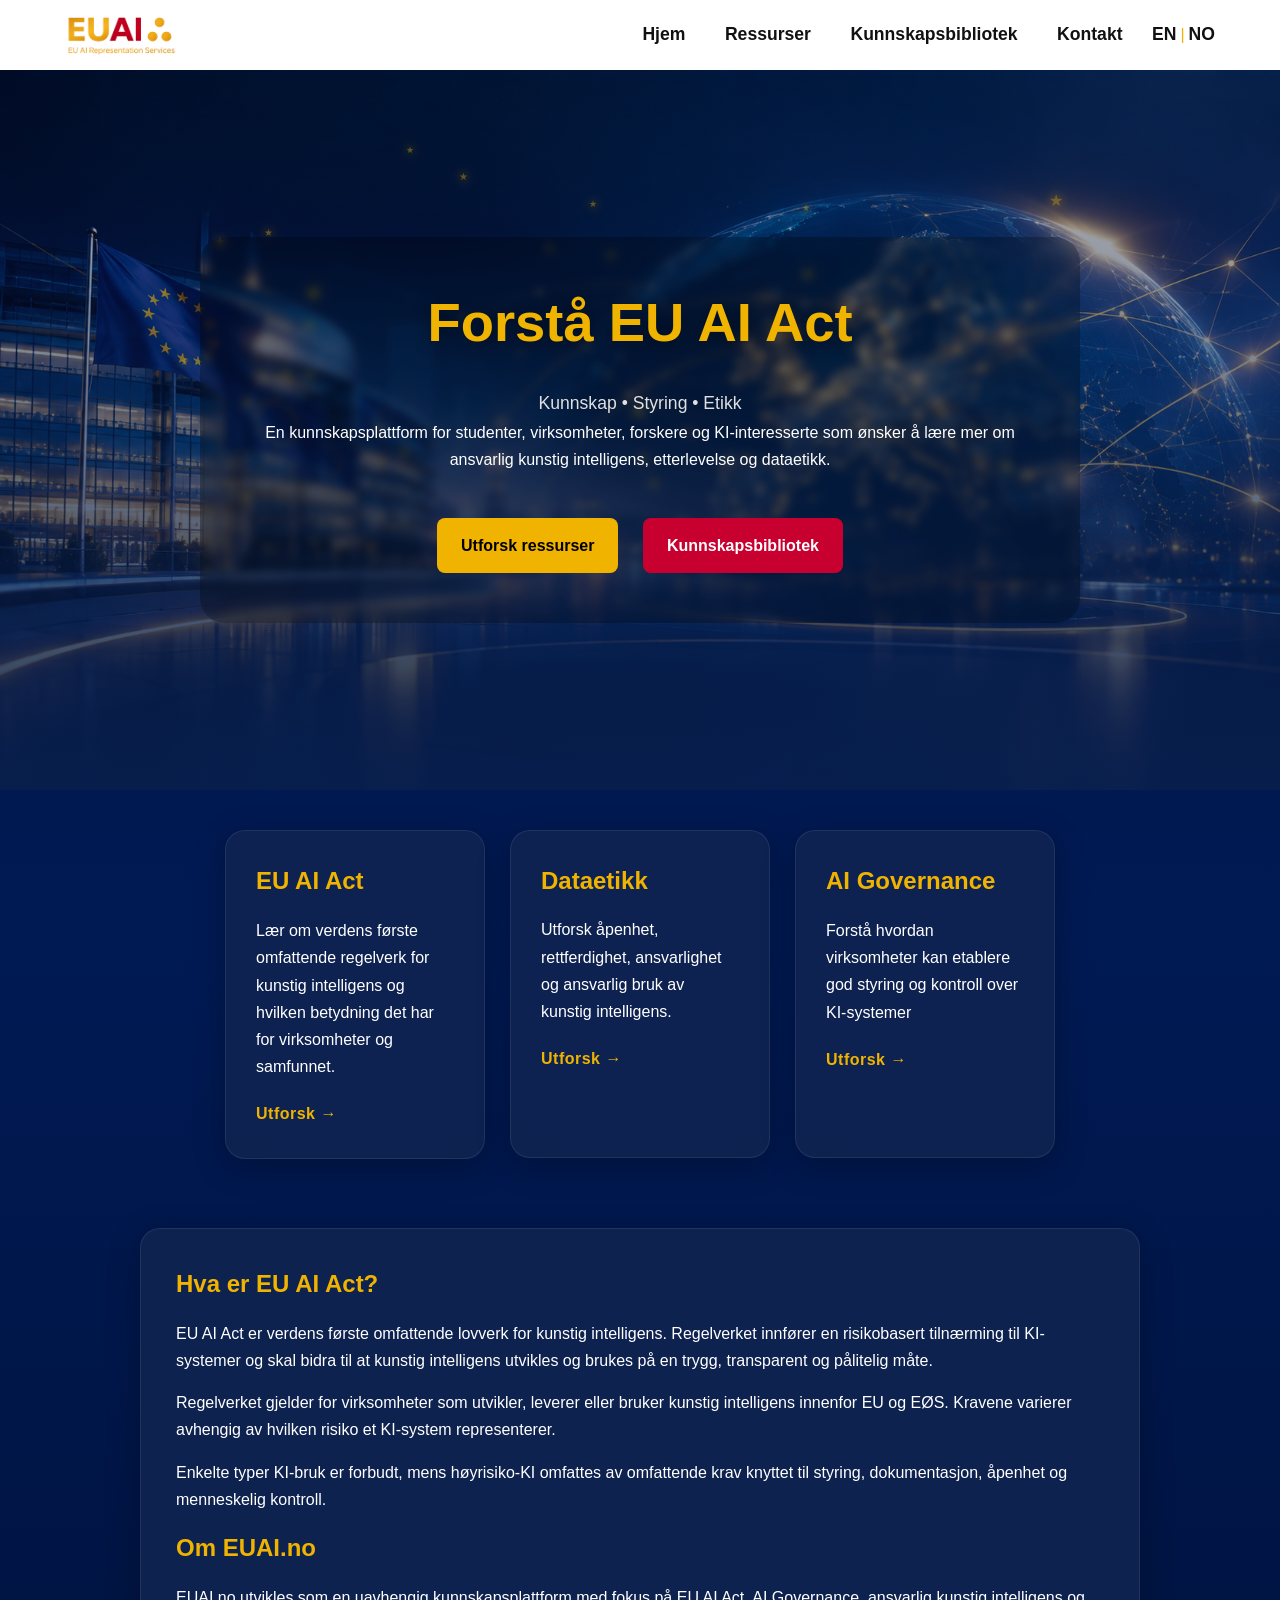
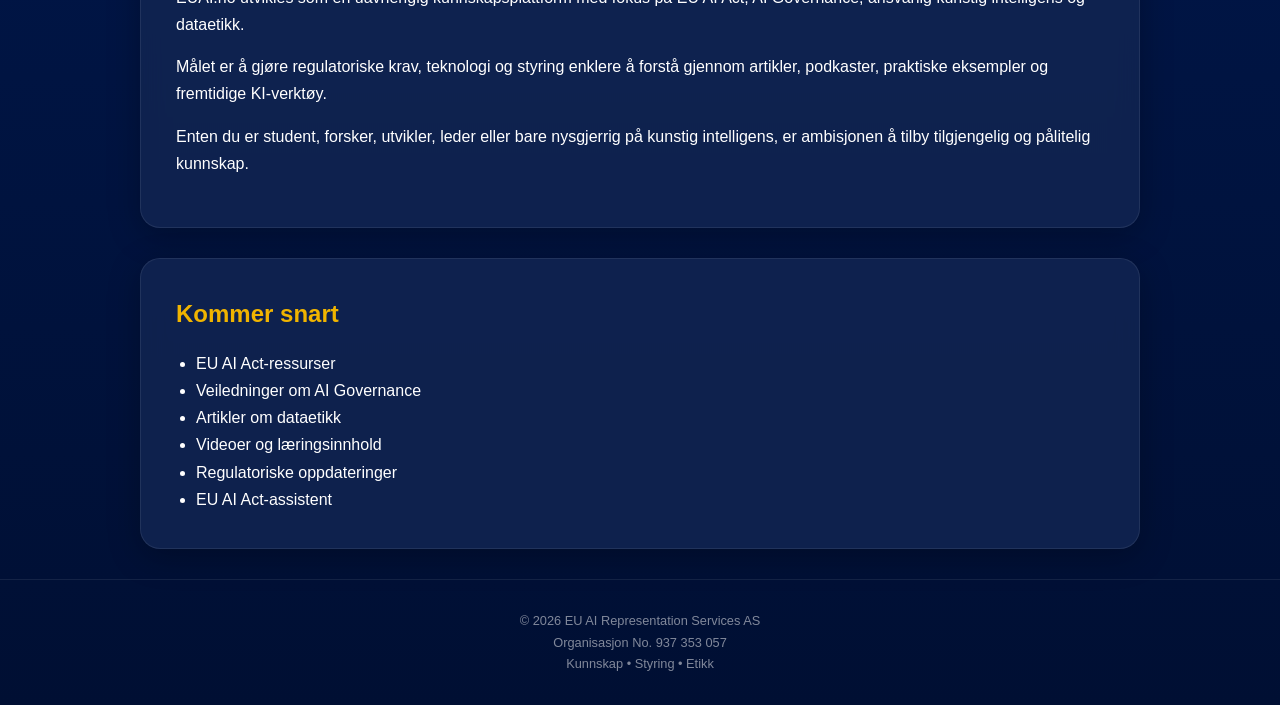
<file: index-no.html>
<!DOCTYPE html>
<html lang="no">

<head>
    <meta charset="UTF-8">
    <meta name="viewport" content="width=device-width, initial-scale=1.0">
    <title>EUAI - Forstå EU AI Act</title>

    <link rel="stylesheet" href="style.css">
    <link rel="icon"
        type="image/png"
        href="images/favicon.png">
</head>
</head>

<body>

    <nav>
        <div class="nav-container">

            <div class="brand">
                <a href="index-no.html">
                    <img src="images/Logo.png"
                     alt="EUAI Logo"
                     class="nav-logo">
                </a>
            </div>

            <div class="menu">

                <a href="index-no.html">Hjem</a>

                <a href="resources-no.html">Ressurser</a>

                <a href="knowledge-library-no.html">Kunnskapsbibliotek</a>

                <a href="contact-no.html">Kontakt</a>

                <span class="language-switch">
                 <a href="index.html">EN</a>
                 <span class="separator">|</span>
                 <a href="index-no.html">NO</a>
                </span>

            </div> 

        </div>
    </nav>

    <header class="hero">

        <div id="particles"></div>

        <div class="hero-content">

            <h1>Forstå EU AI Act</h1>

            <p class="subtitle">
                Kunnskap • Styring • Etikk
            </p>

            <p>
                En kunnskapsplattform for studenter, virksomheter,
                forskere og KI-interesserte som ønsker å lære mer om
                ansvarlig kunstig intelligens, etterlevelse og dataetikk.
            </p>

            <div class="hero-buttons">

                <a href="resources-no.html" class="btn-primary">
                    Utforsk ressurser
                </a>

                <a href="knowledge-library-no.html" class="btn-secondary">
                    Kunnskapsbibliotek
                </a>

            </div>

        </div>

    </header>

<section class="cards">

    <a href="eu-ai-act-no.html" class="card-link">
        <div class="card">
            <h2>EU AI Act</h2>
            <p>
                Lær om verdens første omfattende regelverk
                for kunstig intelligens og hvilken betydning
                det har for virksomheter og samfunnet.
            </p>
            <p class="read-more">
                Utforsk →
            </p>
        </div>
    </a>

    <a href="data-ethics.no.html" class="card-link">
        <div class="card">
            <h2>Dataetikk</h2>
            <p>
                Utforsk åpenhet, rettferdighet,
                ansvarlighet og ansvarlig bruk
                av kunstig intelligens.
            </p>
            <p class="read-more">
                Utforsk →
            </p>
        </div>
    </a>
    <a href="ai-governance-no.html" class="card-link">
        <div class="card">
            <h2>AI Governance</h2>
            <p>
                Forstå hvordan virksomheter kan etablere
                god styring og kontroll over KI-systemer
            </p>
            <p class="read-more">
                Utforsk →
            </p>
        </div>
    </a>
    </section>

    <section class="content">

        <h2>Hva er EU AI Act?</h2>

        <p>
            EU AI Act er verdens første omfattende lovverk for kunstig intelligens.
            Regelverket innfører en risikobasert tilnærming til KI-systemer og skal
            bidra til at kunstig intelligens utvikles og brukes på en trygg,
            transparent og pålitelig måte.
        </p>

        <p>
            Regelverket gjelder for virksomheter som utvikler, leverer eller bruker
            kunstig intelligens innenfor EU og EØS. Kravene varierer avhengig av
            hvilken risiko et KI-system representerer.
        </p>

        <p>
            Enkelte typer KI-bruk er forbudt, mens høyrisiko-KI omfattes av
            omfattende krav knyttet til styring, dokumentasjon, åpenhet og
            menneskelig kontroll.
        </p>



        <h2>Om EUAI.no</h2>

        <p>
            EUAI.no utvikles som en uavhengig kunnskapsplattform
            med fokus på EU AI Act, AI Governance,
            ansvarlig kunstig intelligens og dataetikk.
        </p>

        <p>
            Målet er å gjøre regulatoriske krav,
            teknologi og styring enklere å forstå gjennom
            artikler, podkaster, praktiske eksempler
            og fremtidige KI-verktøy.
        </p>

        <p>
            Enten du er student, forsker, utvikler,
            leder eller bare nysgjerrig på kunstig intelligens,
            er ambisjonen å tilby tilgjengelig og pålitelig kunnskap.
        </p>

    </section>

    <section class="content">

        <h2>Kommer snart</h2>

        <ul>
            <li>EU AI Act-ressurser</li>
            <li>Veiledninger om AI Governance</li>
            <li>Artikler om dataetikk</li>
            <li>Videoer og læringsinnhold</li>
            <li>Regulatoriske oppdateringer</li>
            <li>EU AI Act-assistent</li>
        </ul>

    </section>

    <footer>
        <p>© 2026 EU AI Representation Services AS</p>
        <p>Organisasjon No. 937 353 057</p>
        <p>Kunnskap • Styring • Etikk</p>
    </footer>

<script>

const container =
document.getElementById("particles");

for (let i = 0; i < 23; i++){

    const particle =
    document.createElement("div");

    particle.classList.add("particle");
    particle.innerHTML = "★";
    particle.style.fontSize =
    (8 + Math.random() * 8) + "px";

    particle.style.left =
        (14 + Math.random() * 68) + "%";

    particle.style.top =
        (10 + Math.random() * 50) + "%";

    particle.style.animationDuration =
        (6 + Math.random() * 10) + "s";

    particle.style.animationDelay =
        Math.random() * 5 + "s";

    container.appendChild(particle);
}

</script>

</script>

</body>

</html>
</file>
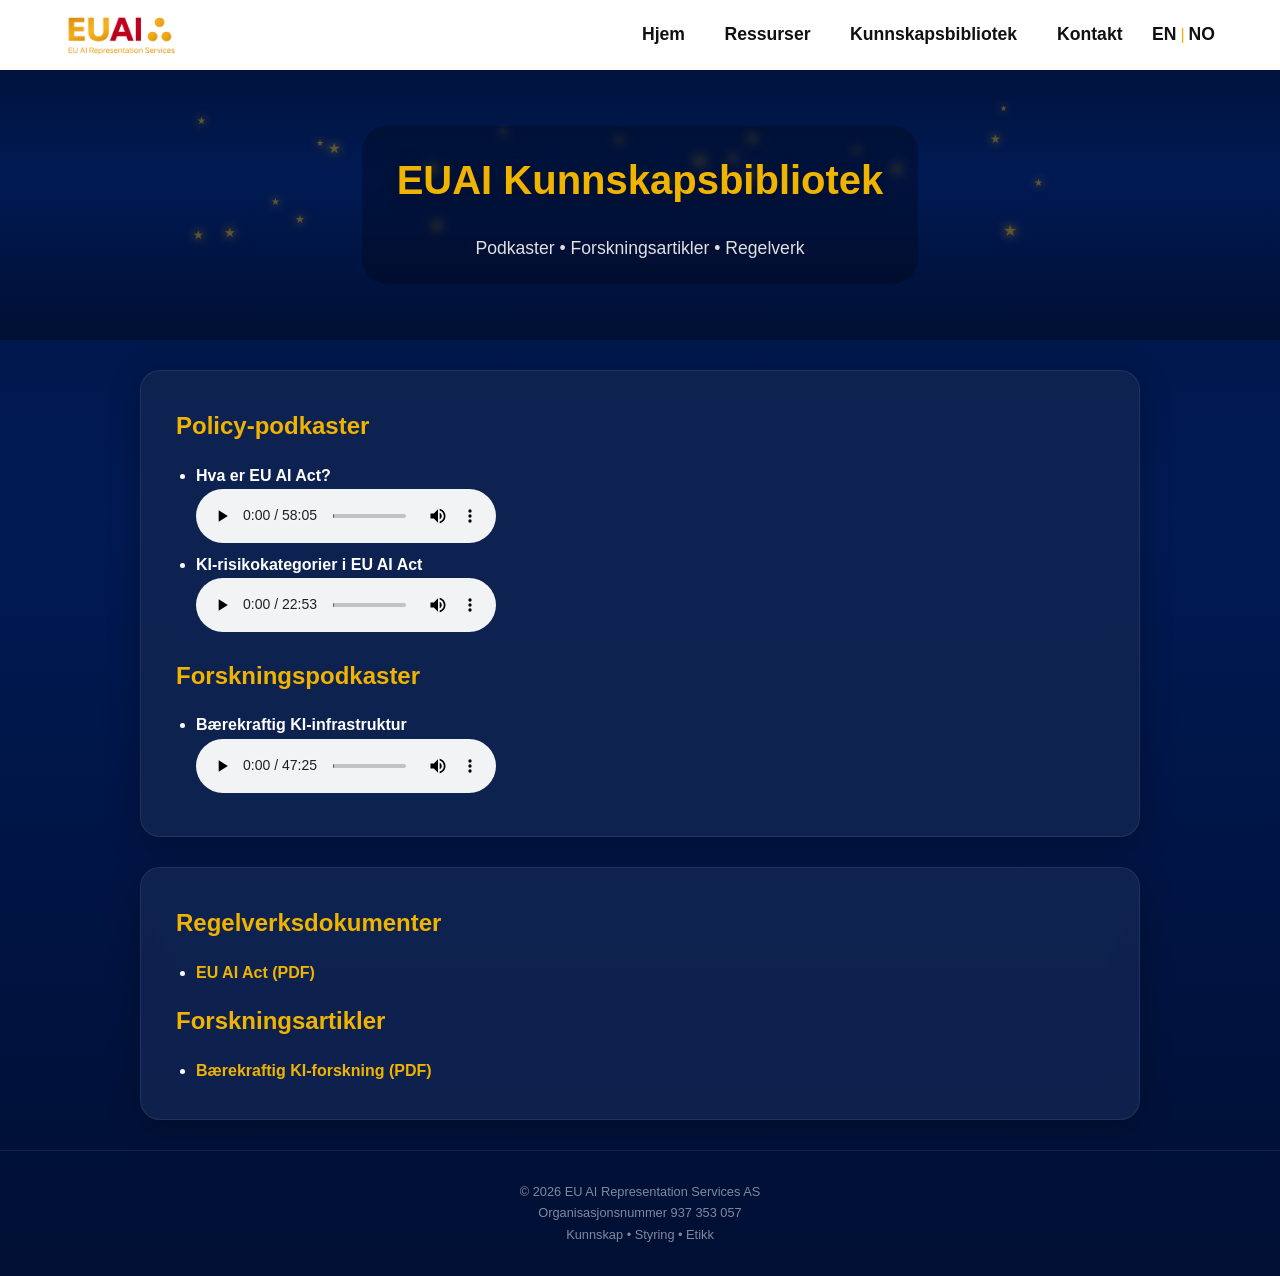
<file: knowledge-library-no.html>
<!DOCTYPE html>
<html lang="no">

<head>
    <meta charset="UTF-8">
    <meta name="viewport" content="width=device-width, initial-scale=1.0">
    <title>EUAI Kunnskapsbibliotek</title>

    <link rel="stylesheet" href="style.css">
    <link rel="icon"
        type="image/png"
        href="images/favicon.png">
</head>

<body>

    <nav>
        <div class="nav-container">

            <div class="brand">
                <a href="index.html">
                    <img src="images/Logo.png"
                     alt="EUAI Logo"
                     class="nav-logo">
                </a>
            </div>

            <div class="menu">

                <a href="index-no.html">Hjem</a>

                <a href="resources-no.html">Ressurser</a>

                <a href="knowledge-library-no.html">
                    Kunnskapsbibliotek 
                </a>

                <a href="contact-no.html">Kontakt</a>

                <span class="language-switch">
                 <a href="knowledge-library.html">EN</a>
                 <span class="separator">|</span>
                 <a href="knowledge-library-no.html">NO</a>

            </div> 

        </div>
    </nav>

<header class="hero resources-hero">

    <div id="particles"></div>

    <div class="hero-content">

        <h1>EUAI Kunnskapsbibliotek</h1>

        <p class="subtitle">
            Podkaster • Forskningsartikler • Regelverk
        </p>

    </div>

</header>

<section class="content">

    <h2>Policy-podkaster</h2>

    <ul>
        <li>
            <strong>Hva er EU AI Act?</strong><br>
            <audio controls>
                <source src="media/What-is-the-EU-AI-Act.mp3"
                    type="audio/mpeg">
                </audio>
        </li>

        <li>
            <strong>KI-risikokategorier i EU AI Act</strong><br>

            <audio controls>
                <source src="media/EU-AI-Act-Risk-Categories.mp3"
                    type="audio/mpeg">
            </audio>
        </li>
    </ul>

    <ul>
        
    </ul>

    <p></p>

    <h2>Forskningspodkaster</h2>
    
    <ul>
        <li>
            <strong>Bærekraftig KI-infrastruktur</strong><br>
            
            <audio controls>
                <source src="media/Sustainable-AI-Infrastructure.mp3"
                    type="audio/mpeg">
            </audio>
        </li>
    </ul>



</section>

<section class="content">

    <h2>Regelverksdokumenter</h2>

    <ul>
        <li>
            <a href="resources/EU-AI-Act.pdf"
                target="_blank">
                EU AI Act (PDF)
            </a>
        </li>
    </ul>

    <ul>
        
    </ul>
    <p></p>

    <h2>Forskningsartikler</h2>

    <ul>
        <li>
            <a href="resources/Sustainable-AI-Paper.pdf"
                target="_blank">
                Bærekraftig KI-forskning (PDF)
            </a>
        </li>
    </ul>

</section>

    <footer>
        <p>© 2026 EU AI Representation Services AS</p>
        <p>Organisasjonsnummer 937 353 057</p>
        <p>Kunnskap • Styring • Etikk</p>
    </footer>

</body>
</html>
<script>

const container =
document.getElementById("particles");

for (let i = 0; i < 23; i++) {

    const particle =
    document.createElement("div");

    particle.classList.add("particle");

    particle.innerHTML = "★";

    particle.style.fontSize =
        (8 + Math.random() * 8) + "px";

    particle.style.left =
        (14 + Math.random() * 68) + "%";

    particle.style.top =
        (10 + Math.random() * 50) + "%";

    particle.style.animationDuration =
        (6 + Math.random() * 10) + "s";

    particle.style.animationDelay =
        Math.random() * 5 + "s";

    container.appendChild(particle);
}

</script>
</file>
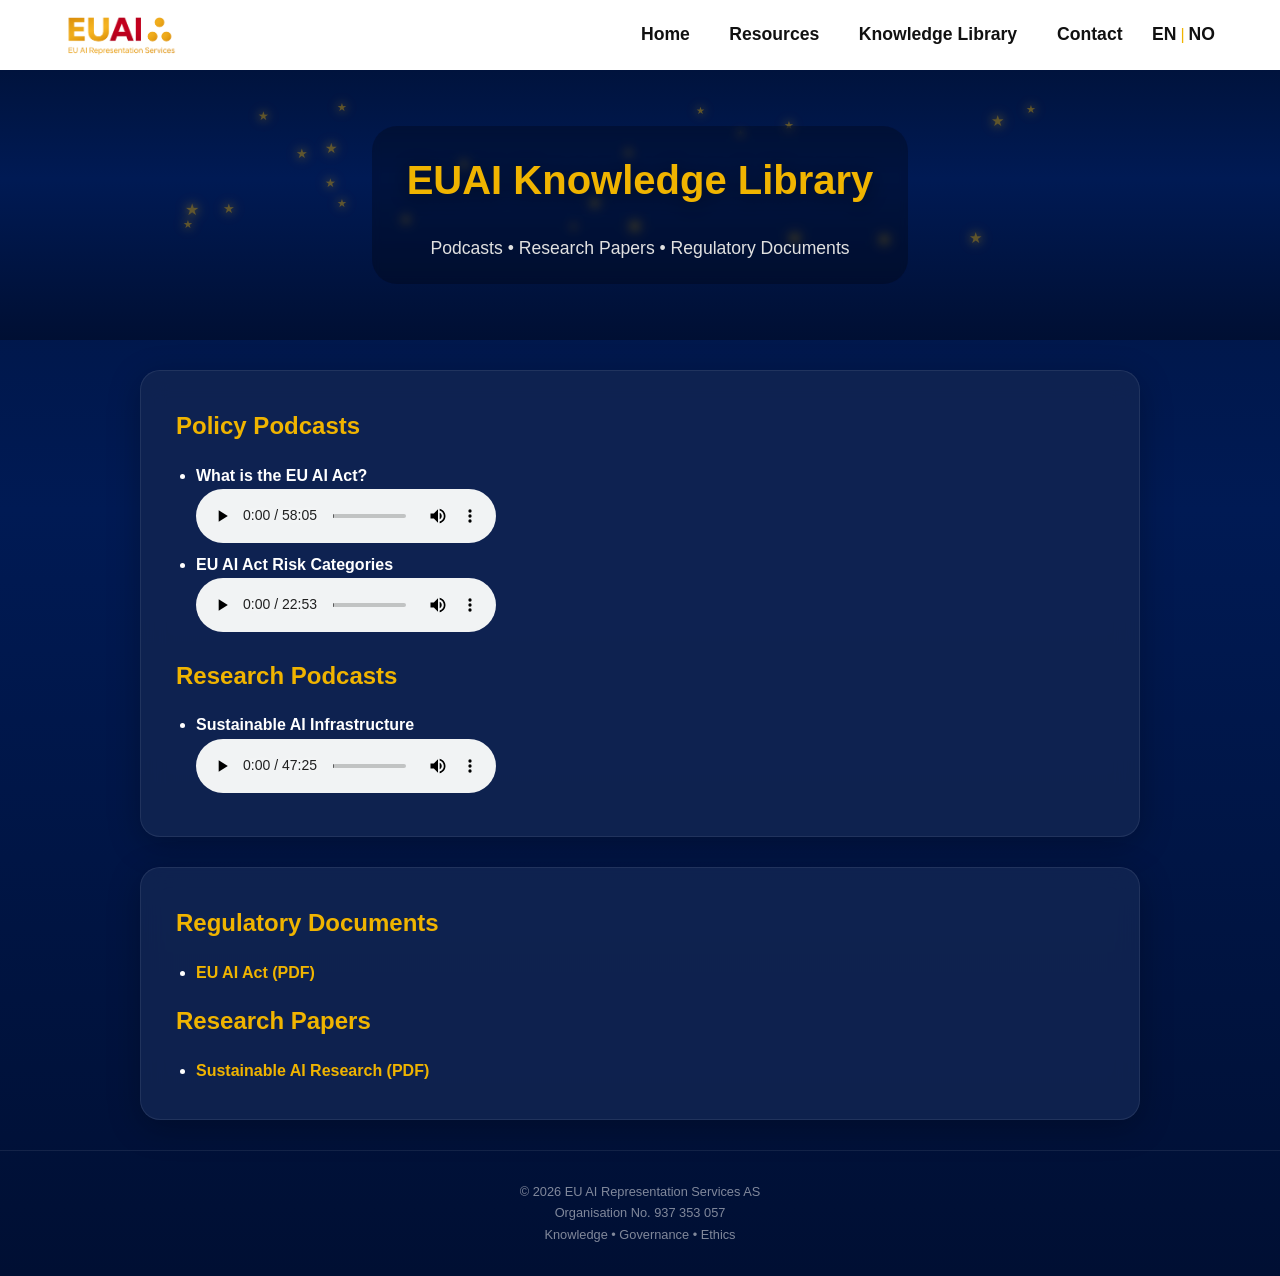
<file: knowledge-library.html>
<!DOCTYPE html>
<html lang="en">

<head>
    <meta charset="UTF-8">
    <meta name="viewport" content="width=device-width, initial-scale=1.0">
    <title>EUAI Knowledge Library</title>

    <link rel="stylesheet" href="style.css">
    <link rel="icon"
        type="image/png"
        href="images/favicon.png">
</head>

<body>

    <nav>
        <div class="nav-container">

            <div class="brand">
                <a href="index.html">
                    <img src="images/Logo.png"
                     alt="EUAI Logo"
                     class="nav-logo">
                </a>
            </div>

            <div class="menu">

                <a href="index.html">Home</a>

                <a href="resources.html">Resources</a>

                <a href="knowledge-library.html">
                    Knowledge Library
                </a>

                <a href="contact.html">Contact</a>

                <span class="language-switch">
                 <a href="knowledge-library.html">EN</a>
                 <span class="separator">|</span>
                 <a href="knowledge-library-no.html">NO</a>
                </span>

            </div> 

        </div>
    </nav>

<header class="hero resources-hero">

    <div id="particles"></div>

    <div class="hero-content">

        <h1>EUAI Knowledge Library</h1>

        <p class="subtitle">
            Podcasts • Research Papers • Regulatory Documents
        </p>

    </div>

</header>

<section class="content">

    <h2>Policy Podcasts</h2>

    <ul>
        <li>
            <strong>What is the EU AI Act?</strong><br>
            <audio controls>
                <source src="media/What-is-the-EU-AI-Act.mp3"
                    type="audio/mpeg">
                </audio>
        </li>

        <li>
            <strong>EU AI Act Risk Categories</strong><br>

            <audio controls>
                <source src="media/EU-AI-Act-Risk-Categories.mp3"
                    type="audio/mpeg">
            </audio>
        </li>
    </ul>

    <ul>
        
    </ul>

    <p></p>

    <h2>Research Podcasts</h2>
    
    <ul>
        <li>
            <strong>Sustainable AI Infrastructure</strong><br>
            
            <audio controls>
                <source src="media/Sustainable-AI-Infrastructure.mp3"
                    type="audio/mpeg">
            </audio>
        </li>
    </ul>



</section>

<section class="content">

    <h2>Regulatory Documents</h2>

    <ul>
        <li>
            <a href="resources/EU-AI-Act.pdf"
                target="_blank">
                EU AI Act (PDF)
            </a>
        </li>
    </ul>

    <ul>
        
    </ul>
    <p></p>

    <h2>Research Papers</h2>

    <ul>
        <li>
            <a href="resources/Sustainable-AI-Paper.pdf"
                target="_blank">
                Sustainable AI Research (PDF)
            </a>
        </li>
    </ul>

</section>

    <footer>
        <p>© 2026 EU AI Representation Services AS</p>
        <p>Organisation No. 937 353 057</p>
        <p>Knowledge • Governance • Ethics</p>
    </footer>

</body>
</html>
<script>

const container =
document.getElementById("particles");

for (let i = 0; i < 23; i++) {

    const particle =
    document.createElement("div");

    particle.classList.add("particle");

    particle.innerHTML = "★";

    particle.style.fontSize =
        (8 + Math.random() * 8) + "px";

    particle.style.left =
        (14 + Math.random() * 68) + "%";

    particle.style.top =
        (10 + Math.random() * 50) + "%";

    particle.style.animationDuration =
        (6 + Math.random() * 10) + "s";

    particle.style.animationDelay =
        Math.random() * 5 + "s";

    container.appendChild(particle);
}

</script>
</file>
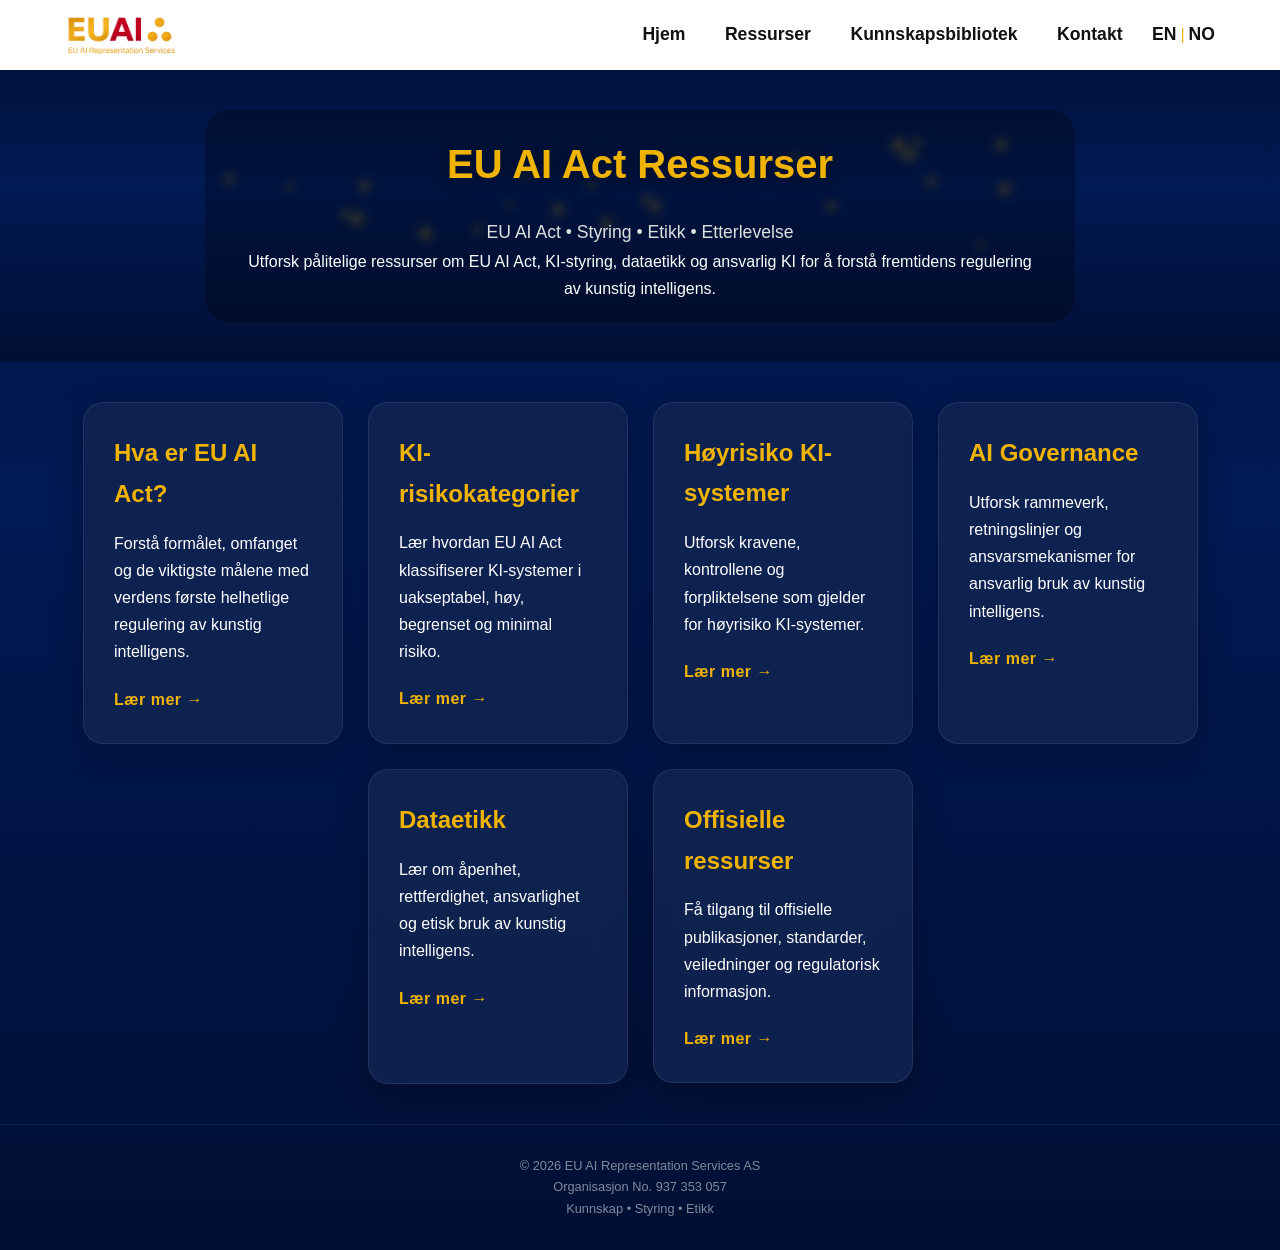
<file: resources-no.html>
<!DOCTYPE html>
<html lang="no">

<head>
    <meta charset="UTF-8">
    <meta name="viewport" content="width=device-width, initial-scale=1.0">

    <title>Resources - EUAI</title>

    <link rel="stylesheet" href="style.css">
    <link rel="icon"
        type="image/png"
        href="images/favicon.png">
</head>

<body>
        <nav>
        <div class="nav-container">

            <div class="brand">
                <a href="index-no.html">
                    <img src="images/Logo.png"
                     alt="EUAI Logo"
                     class="nav-logo">
                </a>
            </div>

            <div class="menu">

                <a href="index-no.html">Hjem</a>

                <a href="resources-no.html">Ressurser</a>

                <a href="knowledge-library-no.html">Kunnskapsbibliotek</a>

                <a href="contact-no.html">Kontakt</a>

                <span class="language-switch">
                 <a href="resources.html">EN</a>
                 <span class="separator">|</span>
                 <a href="resources-no.html">NO</a>
                </span>

            </div> 

        </div>
    </nav>
<header class="hero resources-hero">

    <div id="particles"></div>

    <div class="hero-content">

        <h1>EU AI Act Ressurser</h1>

        <p class="subtitle">
            EU AI Act • Styring • Etikk • Etterlevelse
        </p>

        <p>
            Utforsk pålitelige ressurser om EU AI Act,
            KI-styring, dataetikk og ansvarlig KI
            for å forstå fremtidens regulering av kunstig intelligens.
        </p>

    </div>

</header>

<section class="cards">

<a href="eu-ai-act-no.html" class="card-link">

    <div class="card">

        <h2>Hva er EU AI Act?</h2>

        <p>
            Forstå formålet, omfanget og de viktigste målene
            med verdens første helhetlige regulering av kunstig intelligens.
        </p>

        <p class="read-more">
            Lær mer →
        </p>

    </div>

</a>
<a href="risk-categories-no.html" class="card-link">

    <div class="card">

        <h2>KI-risikokategorier</h2>

        <p>
            Lær hvordan EU AI Act klassifiserer KI-systemer
            i uakseptabel, høy, begrenset og minimal risiko.
        </p>

        <p class="read-more">
            Lær mer →
        </p>

    </div>

</a>

 <a href="high-risk-ai-no.html" class="card-link">

    <div class="card">

        <h2>Høyrisiko KI-systemer</h2>

        <p>
            Utforsk kravene, kontrollene og forpliktelsene
            som gjelder for høyrisiko KI-systemer.
        </p>

        <p class="read-more">
            Lær mer →
        </p>

    </div>

</a>

<a href="ai-governance-no.html" class="card-link">

    <div class="card">

        <h2>AI Governance</h2>

        <p>
            Utforsk rammeverk, retningslinjer og ansvarsmekanismer
            for ansvarlig bruk av kunstig intelligens.
        </p>

        <p class="read-more">
            Lær mer →
        </p>

    </div>

</a>

<a href="data-ethics-no.html" class="card-link">

    <div class="card">

        <h2>Dataetikk</h2>

        <p>
            Lær om åpenhet, rettferdighet, ansvarlighet
            og etisk bruk av kunstig intelligens.
        </p>

        <p class="read-more">
            Lær mer →
        </p>

    </div>

</a>
<a href="official-resources-no.html" class="card-link">

    <div class="card">

        <h2>Offisielle ressurser</h2>

        <p>
            Få tilgang til offisielle publikasjoner,
            standarder, veiledninger og regulatorisk informasjon.
        </p>

        <p class="read-more">
            Lær mer →
        </p>

    </div>

</a>

</section>
<footer>
    <p>© 2026 EU AI Representation Services AS</p>
    <p>Organisasjon No. 937 353 057</p>
    <p>Kunnskap • Styring • Etikk</p>
</footer>

<script>

const container =
document.getElementById("particles");

for (let i = 0; i < 23; i++) {

    const particle =
    document.createElement("div");

    particle.classList.add("particle");

    particle.innerHTML = "★";

    particle.style.fontSize =
        (8 + Math.random() * 8) + "px";

    particle.style.left =
        (14 + Math.random() * 68) + "%";

    particle.style.top =
        (10 + Math.random() * 50) + "%";

    particle.style.animationDuration =
        (6 + Math.random() * 10) + "s";

    particle.style.animationDelay =
        Math.random() * 5 + "s";

    container.appendChild(particle);
}

</script>

</body>

</html>
</file>
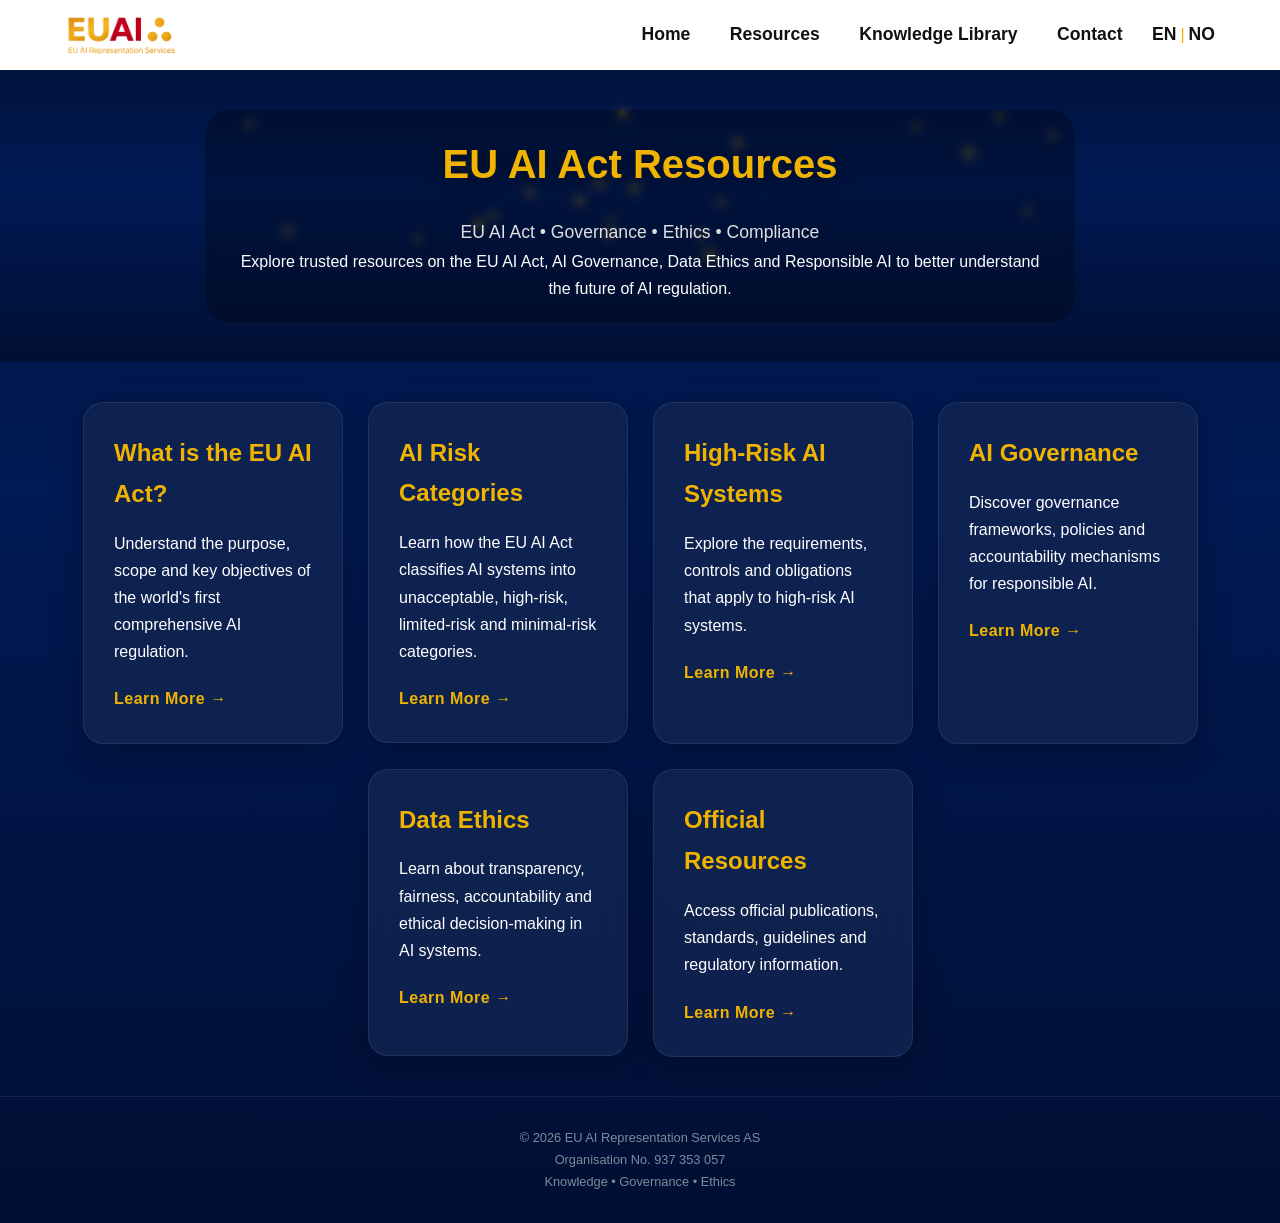
<file: resources.html>
<!DOCTYPE html>
<html lang="en">

<head>
    <meta charset="UTF-8">
    <meta name="viewport" content="width=device-width, initial-scale=1.0">

    <title>Resources - EUAI</title>

    <link rel="stylesheet" href="style.css">
    <link rel="icon"
        type="image/png"
        href="images/favicon.png">
</head>

<body>
        <nav>
        <div class="nav-container">

            <div class="brand">
                <a href="index.html">
                    <img src="images/Logo.png"
                     alt="EUAI Logo"
                     class="nav-logo">
                </a>
            </div>

            <div class="menu">

                <a href="index.html">Home</a>

                <a href="resources.html">Resources</a>

                <a href="knowledge-library.html">Knowledge Library</a>

                <a href="contact.html">Contact</a>

                <span class="language-switch">
                 <a href="resources.html">EN</a>
                 <span class="separator">|</span>
                 <a href="resources-no.html">NO</a>
                </span>

            </div> 

        </div>
    </nav>
    
<header class="hero resources-hero">

    <div id="particles"></div>

    <div class="hero-content">

        <h1>EU AI Act Resources</h1>

        <p class="subtitle">
            EU AI Act • Governance • Ethics • Compliance
        </p>

        <p>
            Explore trusted resources on the EU AI Act,
            AI Governance, Data Ethics and Responsible AI
            to better understand the future of AI regulation.
        </p>

    </div>

</header>

<section class="cards">

<a href="eu-ai-act.html" class="card-link">

    <div class="card">

        <h2>What is the EU AI Act?</h2>

        <p>
            Understand the purpose, scope and key objectives
            of the world's first comprehensive AI regulation.
        </p>

        <p class="read-more">
            Learn More →
        </p>

    </div>

</a>
<a href="risk-categories.html" class="card-link">

    <div class="card">

        <h2>AI Risk Categories</h2>

        <p>
            Learn how the EU AI Act classifies AI systems into
            unacceptable, high-risk, limited-risk and minimal-risk categories.
        </p>

        <p class="read-more">
            Learn More →
        </p>

    </div>

</a>

 <a href="high-risk-ai.html" class="card-link">

    <div class="card">

        <h2>High-Risk AI Systems</h2>

        <p>
            Explore the requirements, controls and obligations
            that apply to high-risk AI systems.
        </p>

        <p class="read-more">
            Learn More →
        </p>

    </div>

</a>

<a href="ai-governance.html" class="card-link">

    <div class="card">

        <h2>AI Governance</h2>

        <p>
            Discover governance frameworks, policies and
            accountability mechanisms for responsible AI.
        </p>

        <p class="read-more">
            Learn More →
        </p>

    </div>

</a>

<a href="data-ethics.html" class="card-link">

    <div class="card">

        <h2>Data Ethics</h2>

        <p>
            Learn about transparency, fairness, accountability
            and ethical decision-making in AI systems.
        </p>

        <p class="read-more">
            Learn More →
        </p>

    </div>

</a>
<a href="official-resources.html" class="card-link">

    <div class="card">

        <h2>Official Resources</h2>

        <p>
            Access official publications, standards,
            guidelines and regulatory information.
        </p>

        <p class="read-more">
            Learn More →
        </p>

    </div>

</a>

</section>
<footer>
    <p>© 2026 EU AI Representation Services AS</p>
    <p>Organisation No. 937 353 057</p>
    <p>Knowledge • Governance • Ethics</p>
</footer>

<script>

const container =
document.getElementById("particles");

for (let i = 0; i < 23; i++) {

    const particle =
    document.createElement("div");

    particle.classList.add("particle");

    particle.innerHTML = "★";

    particle.style.fontSize =
        (8 + Math.random() * 8) + "px";

    particle.style.left =
        (14 + Math.random() * 68) + "%";

    particle.style.top =
        (10 + Math.random() * 50) + "%";

    particle.style.animationDuration =
        (6 + Math.random() * 10) + "s";

    particle.style.animationDelay =
        Math.random() * 5 + "s";

    container.appendChild(particle);
}

</script>

</body>

</html>
</file>
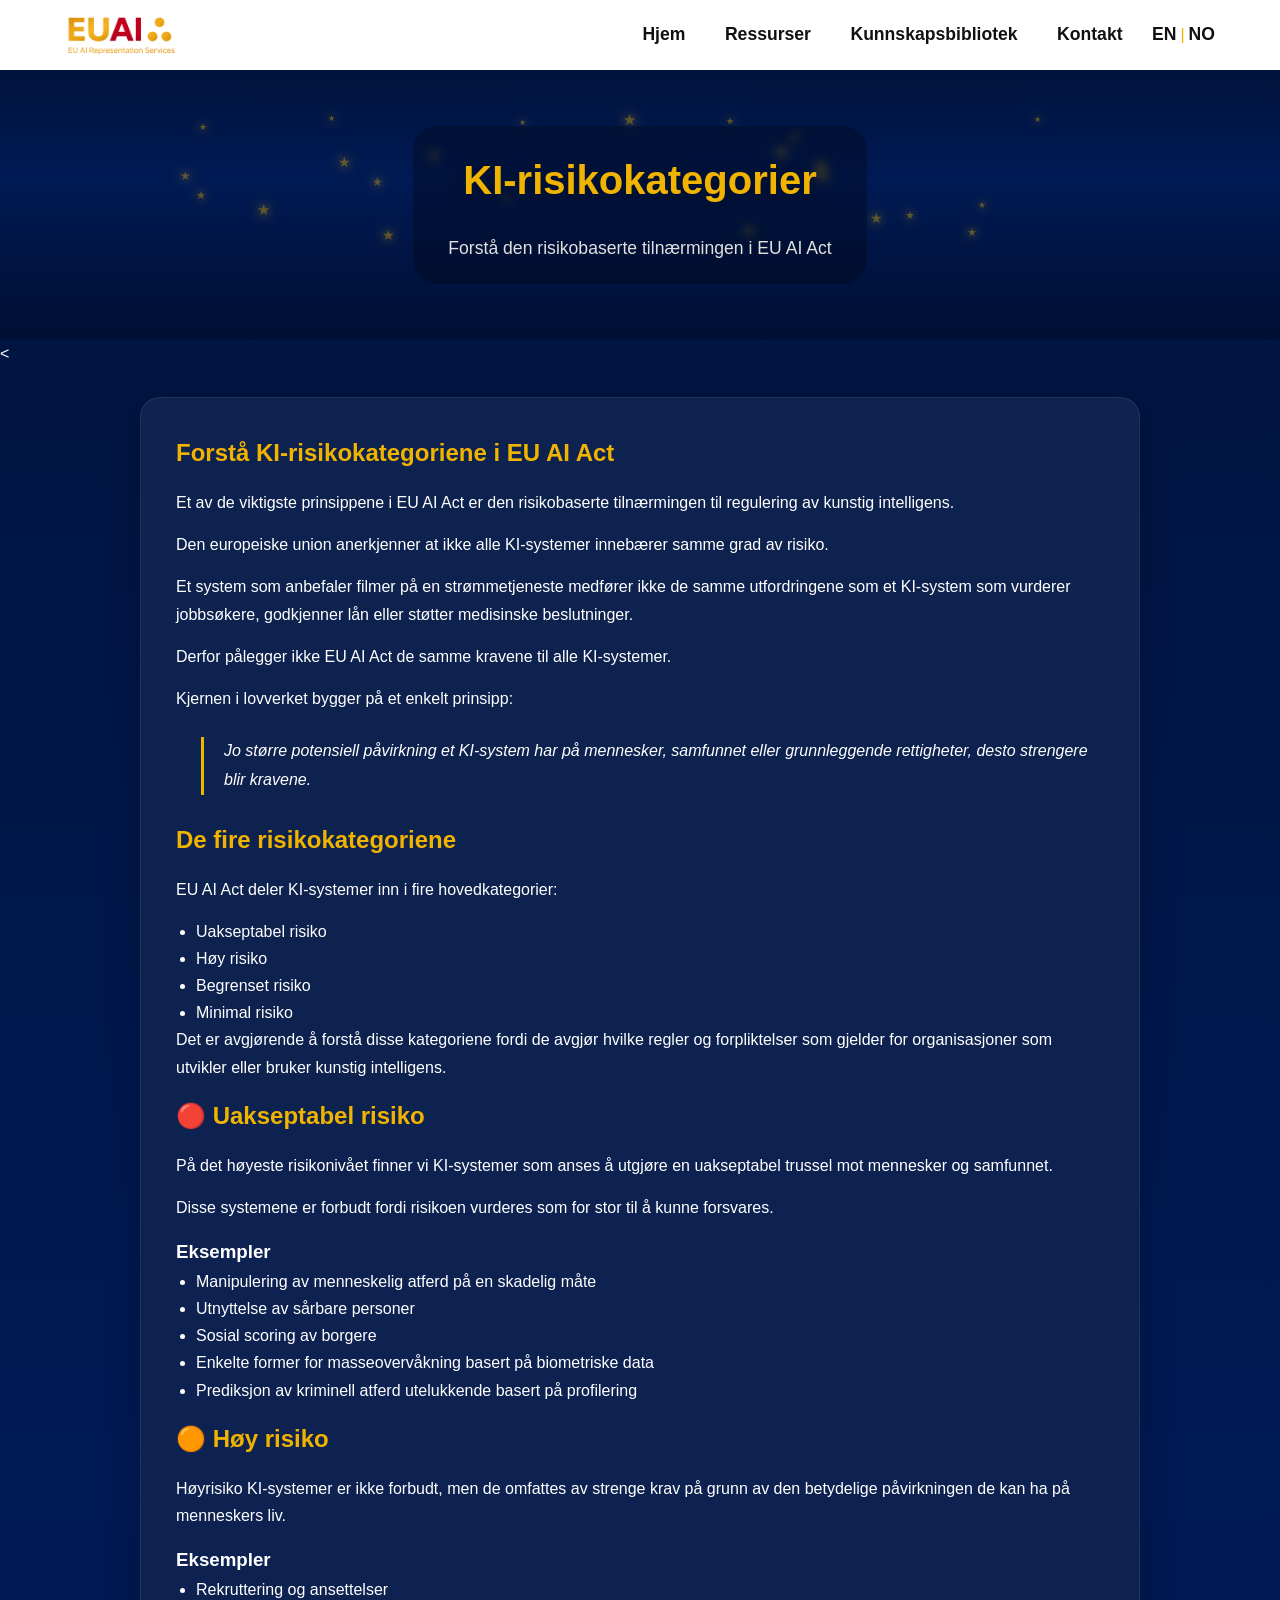
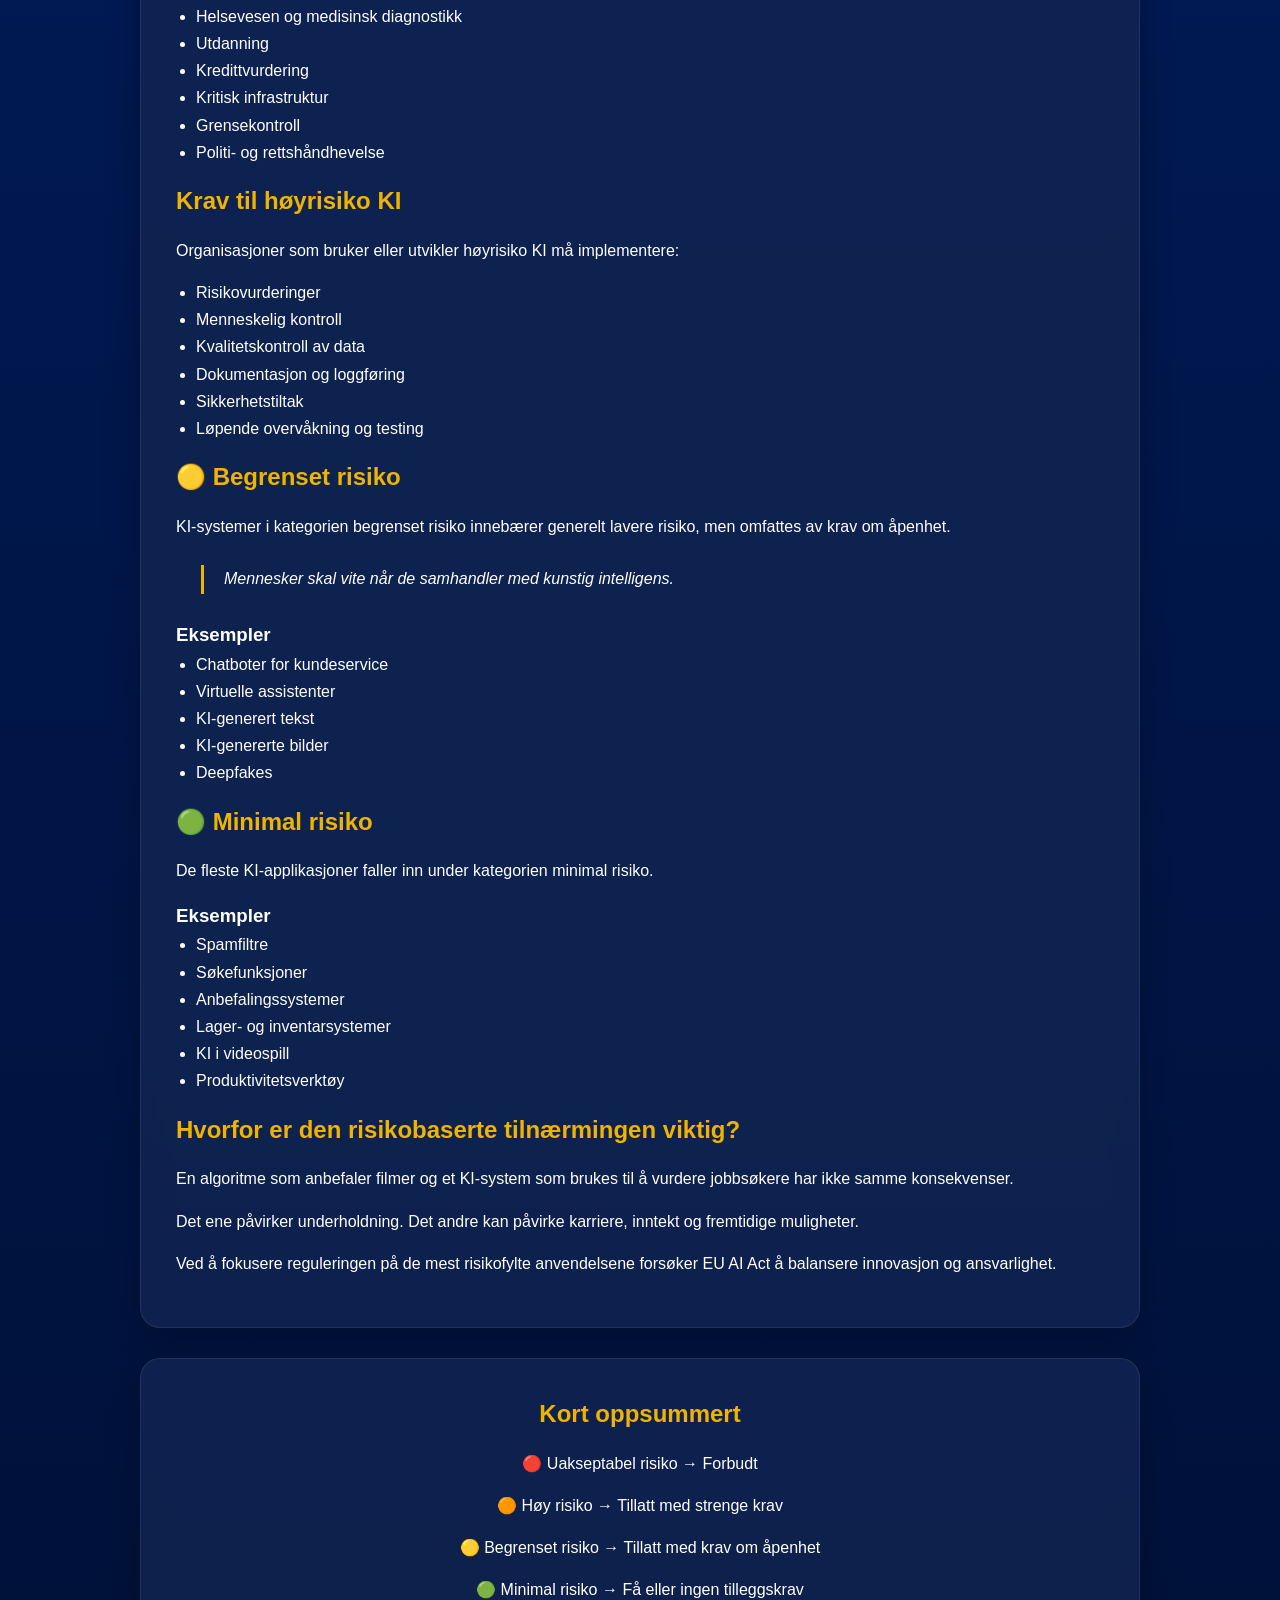
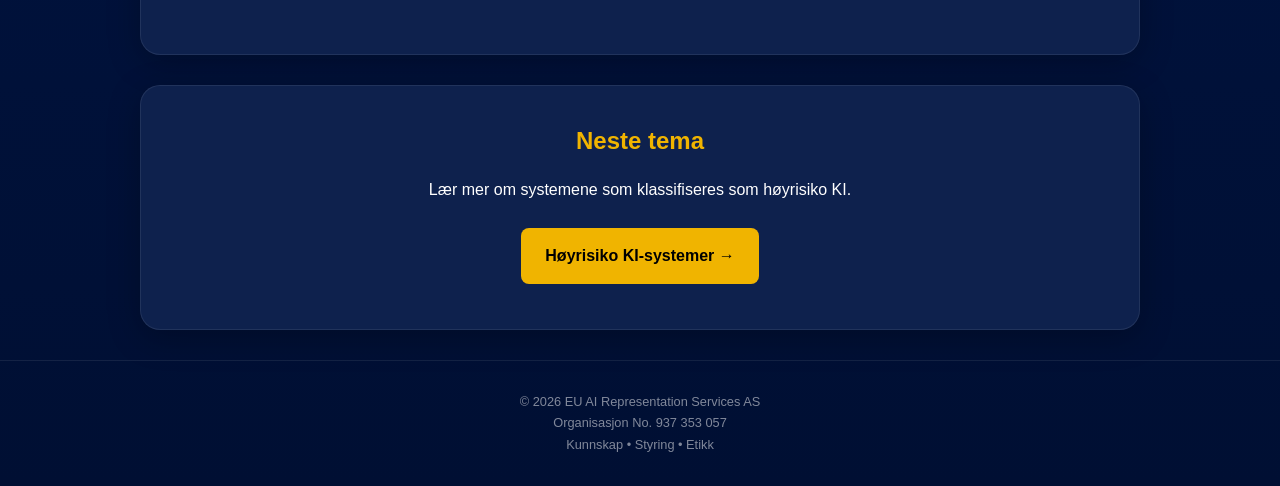
<file: risk-categories-no.html>
<!DOCTYPE html>
<html lang="no">

<head>
    <meta charset="UTF-8">
    <meta name="viewport" content="width=device-width, initial-scale=1.0">

    <title>KI-risikokategorier</title>

    <link rel="stylesheet" href="style.css">
    <link rel="icon"
        type="image/png"
        href="images/favicon.png">
</head>

<body>
        <nav>
        <div class="nav-container">

            <div class="brand">
                <a href="index.html">
                    <img src="images/Logo.png"
                     alt="EUAI Logo"
                     class="nav-logo">
                </a>
            </div>

            <div class="menu">

                <a href="index-no.html">Hjem</a>

                <a href="resources-no.html">Ressurser</a>

                <a href="knowledge-library-no.html">Kunnskapsbibliotek</a>

                <a href="contact-no.html">Kontakt</a>

                <span class="language-switch">
                 <a href="risk-categories.html">EN</a>
                 <span class="separator">|</span>
                 <a href="risk-categories-no.html">NO</a>
                </span>

            </div> 

        </div>
    </nav>

<header class="hero resources-hero">

    <div id="particles"></div>

    <div class="hero-content">

        <h1>KI-risikokategorier</h1>

        <p class="subtitle">
            Forstå den risikobaserte tilnærmingen i EU AI Act
        </p>

    </div>

</header>

<<section class="content">

    <h2>Forstå KI-risikokategoriene i EU AI Act</h2>

    <p>
        Et av de viktigste prinsippene i EU AI Act er den
        risikobaserte tilnærmingen til regulering av kunstig intelligens.
    </p>

    <p>
        Den europeiske union anerkjenner at ikke alle KI-systemer
        innebærer samme grad av risiko.
    </p>

    <p>
        Et system som anbefaler filmer på en strømmetjeneste
        medfører ikke de samme utfordringene som et KI-system
        som vurderer jobbsøkere, godkjenner lån eller støtter
        medisinske beslutninger.
    </p>

    <p>
        Derfor pålegger ikke EU AI Act de samme kravene til alle KI-systemer.
    </p>



    <p>
        Kjernen i lovverket bygger på et enkelt prinsipp:
    </p>

    <blockquote>
        Jo større potensiell påvirkning et KI-system har på mennesker,
        samfunnet eller grunnleggende rettigheter, desto strengere blir kravene.
    </blockquote>



    <h2>De fire risikokategoriene</h2>

    <p>
        EU AI Act deler KI-systemer inn i fire hovedkategorier:
    </p>

    <ul>

        <li>Uakseptabel risiko</li>

        <li>Høy risiko</li>

        <li>Begrenset risiko</li>

        <li>Minimal risiko</li>

    </ul>

    <p>
        Det er avgjørende å forstå disse kategoriene fordi de avgjør
        hvilke regler og forpliktelser som gjelder for organisasjoner
        som utvikler eller bruker kunstig intelligens.
    </p>



    <h2>🔴 Uakseptabel risiko</h2>

    <p>
        På det høyeste risikonivået finner vi KI-systemer som
        anses å utgjøre en uakseptabel trussel mot mennesker
        og samfunnet.
    </p>

    <p>
        Disse systemene er forbudt fordi risikoen vurderes som
        for stor til å kunne forsvares.
    </p>

    <h3>Eksempler</h3>

    <ul>

        <li>Manipulering av menneskelig atferd på en skadelig måte</li>

        <li>Utnyttelse av sårbare personer</li>

        <li>Sosial scoring av borgere</li>

        <li>Enkelte former for masseovervåkning basert på biometriske data</li>

        <li>Prediksjon av kriminell atferd utelukkende basert på profilering</li>

    </ul>
    <p></p>



    <h2>🟠 Høy risiko</h2>

    <p>
        Høyrisiko KI-systemer er ikke forbudt,
        men de omfattes av strenge krav på grunn av
        den betydelige påvirkningen de kan ha på menneskers liv.
    </p>

    <h3>Eksempler</h3>

    <ul>

        <li>Rekruttering og ansettelser</li>

        <li>Helsevesen og medisinsk diagnostikk</li>

        <li>Utdanning</li>

        <li>Kredittvurdering</li>

        <li>Kritisk infrastruktur</li>

        <li>Grensekontroll</li>

        <li>Politi- og rettshåndhevelse</li>
    </ul>

    <p></p>

    <h2>Krav til høyrisiko KI</h2>

    <p>
        Organisasjoner som bruker eller utvikler høyrisiko KI må implementere:
    </p>

    <ul>

        <li>Risikovurderinger</li>

        <li>Menneskelig kontroll</li>

        <li>Kvalitetskontroll av data</li>

        <li>Dokumentasjon og loggføring</li>

        <li>Sikkerhetstiltak</li>

        <li>Løpende overvåkning og testing</li>

    </ul>
    <p></p>

    <h2>🟡 Begrenset risiko</h2>

    <p>
        KI-systemer i kategorien begrenset risiko innebærer
        generelt lavere risiko, men omfattes av krav om åpenhet.
    </p>

    <blockquote>
        Mennesker skal vite når de samhandler med kunstig intelligens.
    </blockquote>

    <h3>Eksempler</h3>

    <ul>

        <li>Chatboter for kundeservice</li>

        <li>Virtuelle assistenter</li>

        <li>KI-generert tekst</li>

        <li>KI-genererte bilder</li>

        <li>Deepfakes</li>

    </ul>

    <p></p>

    <h2>🟢 Minimal risiko</h2>

    <p>
        De fleste KI-applikasjoner faller inn under kategorien minimal risiko.
    </p>

    <h3>Eksempler</h3>

    <ul>

        <li>Spamfiltre</li>

        <li>Søkefunksjoner</li>

        <li>Anbefalingssystemer</li>

        <li>Lager- og inventarsystemer</li>

        <li>KI i videospill</li>

        <li>Produktivitetsverktøy</li>

    </ul>

    <p></p>

    <h2>Hvorfor er den risikobaserte tilnærmingen viktig?</h2>

    <p>
        En algoritme som anbefaler filmer og et KI-system som brukes
        til å vurdere jobbsøkere har ikke samme konsekvenser.
    </p>

    <p>
        Det ene påvirker underholdning.
        Det andre kan påvirke karriere, inntekt og fremtidige muligheter.
    </p>

    <p>
        Ved å fokusere reguleringen på de mest risikofylte
        anvendelsene forsøker EU AI Act å balansere innovasjon
        og ansvarlighet.
    </p>

</section>
<section class="content content-center">

    <h2>Kort oppsummert</h2>

    <p>
        🔴 Uakseptabel risiko → Forbudt
    </p>

    <p>
        🟠 Høy risiko → Tillatt med strenge krav
    </p>

    <p>
        🟡 Begrenset risiko → Tillatt med krav om åpenhet
    </p>

    <p>
        🟢 Minimal risiko → Få eller ingen tilleggskrav
    </p>

</section>
<section class="content content-center">

    <h2>Neste tema</h2>

    <p>
        Lær mer om systemene som klassifiseres som høyrisiko KI.
    </p>

    <a href="high-risk-ai-no.html"
       class="btn-primary">

       Høyrisiko KI-systemer →

    </a>

</section>
<footer>
    <p>© 2026 EU AI Representation Services AS</p>
    <p>Organisasjon No. 937 353 057</p>
    <p>Kunnskap • Styring • Etikk</p>
</footer>

<script>

const container =
document.getElementById("particles");

for (let i = 0; i < 23; i++) {

    const particle =
    document.createElement("div");

    particle.classList.add("particle");

    particle.innerHTML = "★";

    particle.style.fontSize =
        (8 + Math.random() * 8) + "px";

    particle.style.left =
        (14 + Math.random() * 68) + "%";

    particle.style.top =
        (10 + Math.random() * 50) + "%";

    particle.style.animationDuration =
        (6 + Math.random() * 10) + "s";

    particle.style.animationDelay =
        Math.random() * 5 + "s";

    container.appendChild(particle);
}

</script>

</body>

</html>
</file>
<file: style.css>
* {
    margin: 0;
    padding: 0;
    box-sizing: border-box;
}

body {
    font-family: "Segoe UI", Arial, sans-serif;

    background: linear-gradient(
        180deg,
        #00133d 0%,
        #001a54 40%,
        #000f33 100%
    );

    color: white;

    line-height: 1.7;
}

/* NAVIGATION */

nav {
    background: #ffffff;
}

.nav-container {
    max-width: 1200px;
    margin: auto;
    padding: 10px 25px;

    display: flex;
    justify-content: space-between;
    align-items: center;
}

.nav-logo {
    height: 50px;
    width: auto;

    display: block;
}

.menu a {
    text-decoration: none;
    color: #111111;
    margin-left: 35px;
    font-weight: 600;
    font-size: 1.1rem;
}

/* HERO */

.hero {
    position: relative;

    min-height: 80vh;

    display: flex;
    justify-content: center;
    align-items: center;

    text-align: center;

    background-image:
        linear-gradient(
            rgba(0,0,0,0.25),
            rgba(8,32,80,0.9)
        ),
        url("images/Bakgrunn.png");

    background-size: cover;
    background-position: center;
    background-repeat: no-repeat;

    padding: 80px 20px;

    overflow: hidden;
}
#particles {
    position: absolute;

    top: 0;
    left: 0;

    width: 100%;
    height: 100%;

    z-index: 1;

    pointer-events: none;
}

.hero-content {
    position: relative;

    z-index: 2;

    background: rgba(0, 0, 0, 0.25);

    padding: 40px;

    border-radius: 25px;

    backdrop-filter: blur(4px);
}

.hero h1 {
    font-size: 3.4rem;
    color: #f0b400;
    margin-bottom: 20px;

    text-shadow: 0 2px 20px rgba(0,0,0,0.5);
}

.subtitle {
    font-size: 1.1rem;
    color: #e0e0e0;
    margin-bottom: 20px;
}

.hero p {
    max-width: 800px;
    margin: auto;
}

/* BUTTONS */

.hero-buttons {
    margin-top: 35px;
}

.btn-primary,
.btn-secondary {
    display: inline-block;

    padding: 14px 24px;

    text-decoration: none;

    border-radius: 8px;

    margin: 10px;

    font-weight: bold;
}

.btn-primary {
    background: #f0b400;
    color: black;
}

.btn-secondary {
    background: #c8002f;
    color: white;
}

/* CARDS */

.cards {

    max-width: 1200px;

    margin: auto;

    padding: 40px 20px;

    display: flex;

    justify-content: center;

    flex-wrap: wrap;

    gap: 25px;
}

.card {

    width: 260px;

    background: rgba(17, 37, 82, 0.85);

    backdrop-filter: blur(12px);

    border: 1px solid rgba(255, 255, 255, 0.08);

    padding: 30px;

    border-radius: 20px;

    box-shadow: 0 8px 32px rgba(0, 0, 0, 0.25);

    color: white;
}

.card h2 {
    color: #f0b400;
    margin-bottom: 15px;
}

/* CONTENT */

.content {
    max-width: 1000px;

    margin: 30px auto;

    padding: 35px;

    background: rgba(17, 37, 82, 0.85);

    backdrop-filter: blur(12px);

    border-radius: 20px;

    border: 1px solid rgba(255,255,255,0.08);

    box-shadow: 0 8px 32px rgba(0,0,0,0.25);

    color: white;
}

.content h2 {
    color: #f0b400;
    margin-bottom: 15px;
}

.content p {
    margin-bottom: 15px;
}

.content ul {
    padding-left: 20px;
}

/* FOOTER */

footer {
    text-align: center;

    color: rgba(255,255,255,0.5);

    font-size: 0.8rem;

    padding: 30px 20px;

    border-top: 1px solid rgba(255,255,255,0.08);
}

.language-switch {
    display: inline-flex;
    align-items: center;
    gap: 4px;

    margin-left: 25px;
}

.language-switch a {
    margin-left: 0;
}

.separator {
    color: #f0b400;
}


@media (max-width: 768px) {

    .hero h1 {
        font-size: 2rem;
    }

    .subtitle {
        font-size: 1rem;
    }

    .nav-container {
        flex-direction: column;
        text-align: center;
    }

    .menu {
        margin-top: 15px;
    }

    .menu a {
        display: inline-block;
        margin: 8px;
    }

    .hero-buttons a {
        display: block;
        margin: 5px auto;
        width: 150px;
    }

}
.particle {

    position: absolute;

    color: #f0b400;

    font-size: 12px;

    text-shadow:
        0 0 8px #f0b400,
        0 0 16px #f0b400;

    opacity: 0.4;

    animation: floatParticle linear infinite;
}
@keyframes floatParticle {

    0% {
        transform:
            translateY(0px)
            scale(1);

        opacity: 0.2;
    }

    50% {
        opacity: 0.5;
    }

    100% {
        transform:
            translateY(-50px)
            scale(1.3);

        opacity: 0.1;
    }
}
.card-link {
    text-decoration: none;
    color: inherit;
    display: block;
}
.card-link:hover .card {

    transform: translateY(-8px);

    border-color: #f0b400;

    box-shadow:
        0 12px 40px rgba(240,180,0,0.20);

    transition: all 0.3s ease;
}
.read-more {

    color: #f0b400;

    font-weight: bold;

    margin-top: 20px;

    letter-spacing: 0.5px;
}
.content-center {
    text-align: center;
}
.resources-hero {

    min-height: 30vh;

    padding: 40px 20px;

    background-image: none;

    background:
        linear-gradient(
            180deg,
            #00133d 0%,
            #001a54 40%,
            #000f33 100%
        );
}

.resources-hero .hero-content {

    padding: 20px 35px;
}

.resources-hero h1 {

    font-size: 2.5rem;
}
.resources-intro {

    max-width: 800px;

    padding: 25px;

    margin: 20px auto;
}
.content-center h2,
.content-center p {
    text-align: center;
}
form {

    display: flex;

    flex-direction: column;

    gap: 15px;
}
input,
textarea {

    width: 100%;

    padding: 15px;

    border-radius: 10px;

    border: 1px solid rgba(255,255,255,0.1);

    background: rgba(255,255,255,0.05);

    color: white;

    font-size: 1rem;
}
input::placeholder,
textarea::placeholder {

    color: rgba(255,255,255,0.6);
}
textarea {

    resize: vertical;
}
form .btn-primary {

    width: fit-content;

    border: none;

    cursor: pointer;
}
form {

    display: flex !important;

    flex-direction: column !important;

    width: 100%;
}

form input,
form textarea {

    width: 100% !important;
}

form button {

    width: 100%;
}
blockquote {

    margin: 25px 0 25px 25px;

    padding-left: 20px;

    border-left: 3px solid #f0b400;

    font-size: 1.0rem;

    font-style: italic;

    line-height: 1.8;

    color: white;
}
.cards .card {
    height: 100%;
}

.content h1 {

    color: #f0b400;

    margin-bottom: 20px;

    text-align: center;
}
.content a:not(.btn-primary):not(.btn-secondary) {

    color: #f0b400;

    font-weight: 600;

    text-decoration: none;
}
.content a:hover {

    text-decoration: underline;
}
</file>
